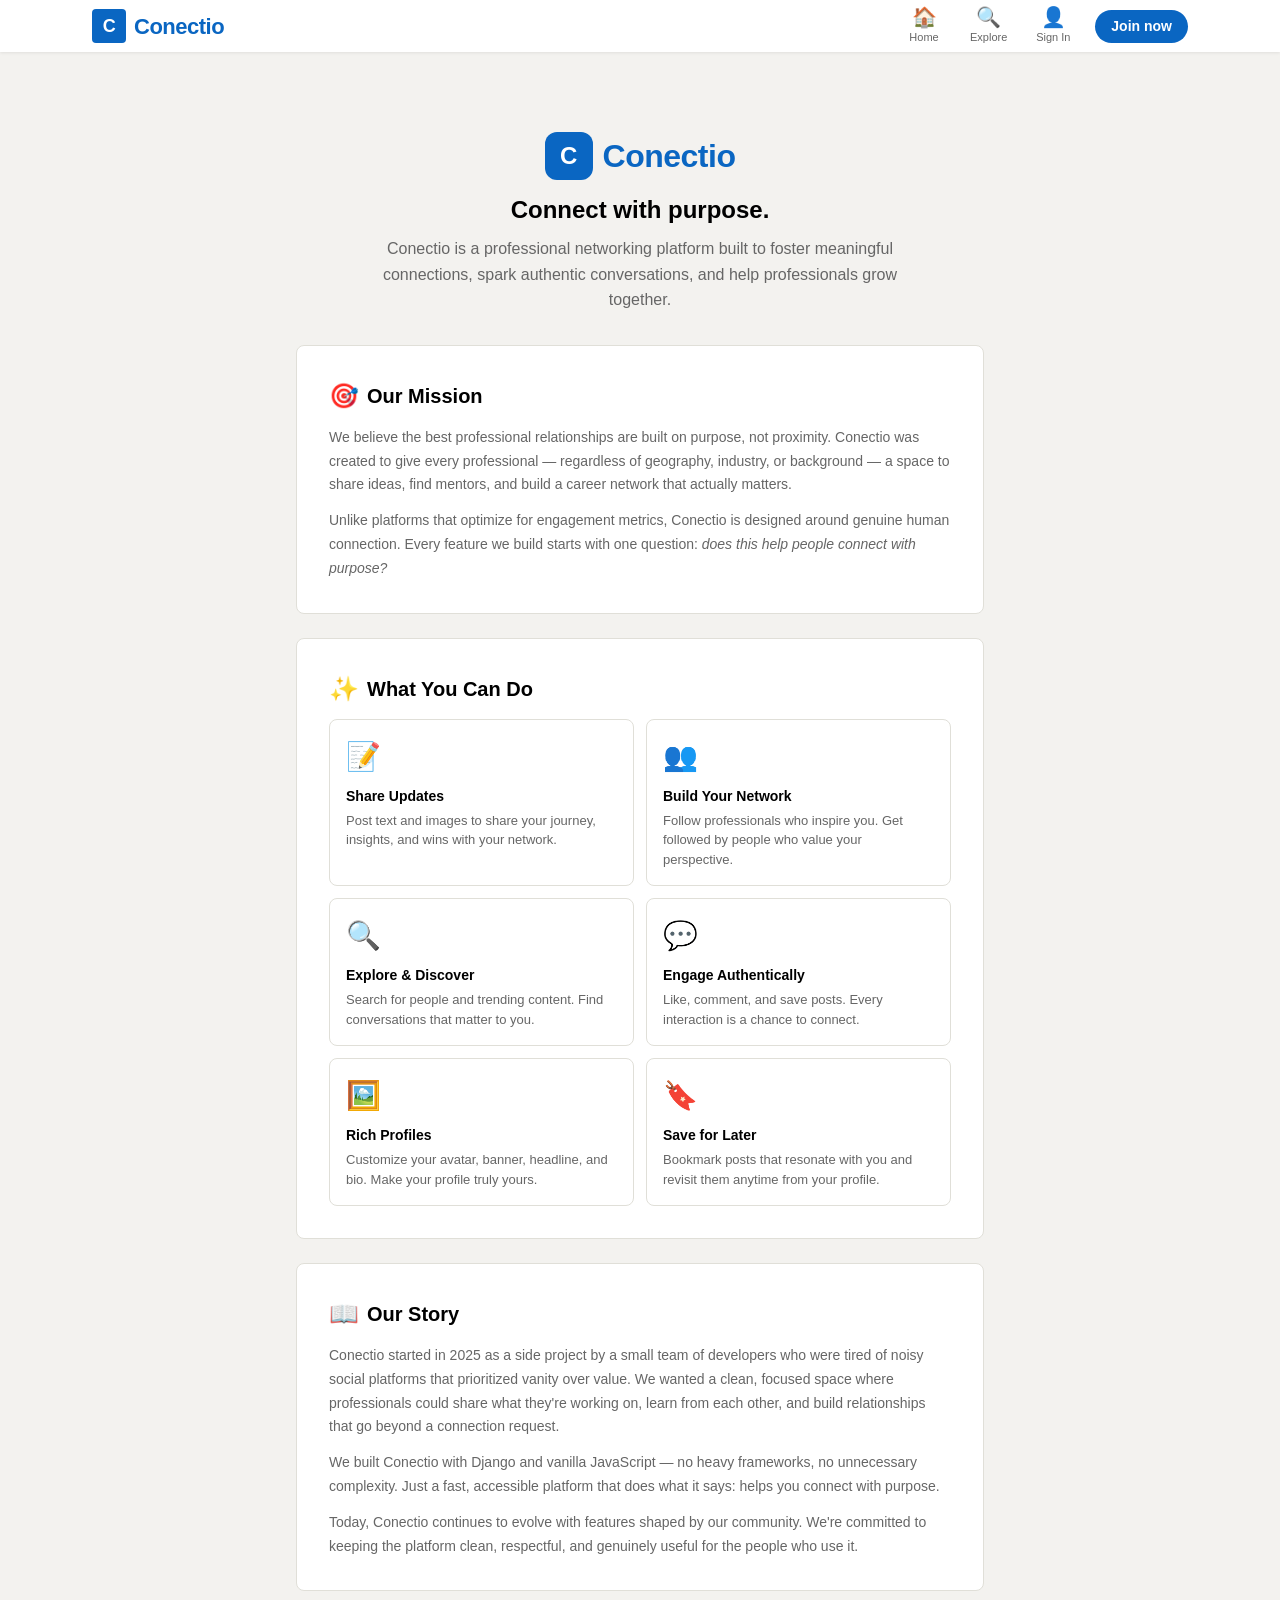
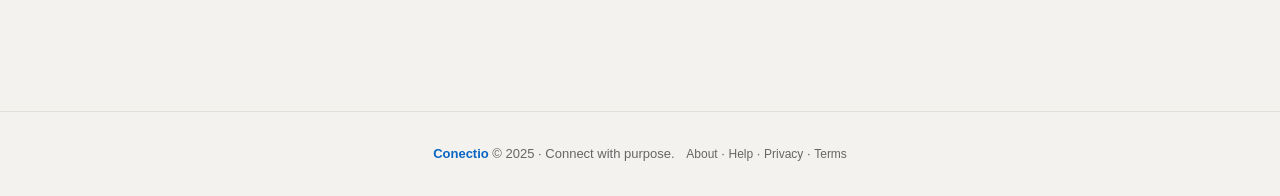
<file: frontend/about.html>
<!DOCTYPE html>
<html lang="en">
<head>
    <meta charset="UTF-8">
    <meta name="viewport" content="width=device-width, initial-scale=1.0">
    <meta name="description" content="About Conectio — Connect with purpose. Learn about our mission, features, and story.">
    <title>About — Conectio</title>

    <link rel="stylesheet" href="assets/css/main.css">
    <link rel="stylesheet" href="assets/css/components.css">
    <link rel="icon" type="image/svg+xml" href="data:image/svg+xml,<svg xmlns='http://www.w3.org/2000/svg' viewBox='0 0 32 32'><rect width='32' height='32' rx='4' fill='%230A66C2'/><text x='16' y='23' font-family='Arial' font-size='20' font-weight='bold' fill='white' text-anchor='middle'>C</text></svg>">

    <style>
        .static-page {
            max-width: 720px;
            margin: 0 auto;
            padding: var(--space-xl) var(--space-base) var(--space-2xl);
        }
        .static-page__hero {
            text-align: center;
            padding: var(--space-2xl) 0 var(--space-xl);
        }
        .static-page__logo {
            display: inline-flex;
            align-items: center;
            gap: 10px;
            margin-bottom: var(--space-md);
        }
        .static-page__logo-icon {
            width: 48px;
            height: 48px;
            border-radius: 12px;
            background: var(--color-primary);
            display: flex;
            align-items: center;
            justify-content: center;
            color: #fff;
            font-weight: 700;
            font-size: 24px;
        }
        .static-page__logo-text {
            font-size: 32px;
            font-weight: 700;
            color: var(--color-primary);
            letter-spacing: -0.5px;
        }
        .static-page__tagline {
            font-size: var(--font-size-xl);
            font-weight: 600;
            color: var(--color-text-primary);
            margin-bottom: var(--space-sm);
        }
        .static-page__subtitle {
            font-size: var(--font-size-md);
            color: var(--color-text-secondary);
            line-height: 1.6;
            max-width: 560px;
            margin: 0 auto;
        }
        .static-section {
            background: var(--color-bg-card);
            border: 1px solid var(--color-border);
            border-radius: var(--radius-md);
            padding: var(--space-xl);
            margin-bottom: var(--space-lg);
        }
        .static-section__title {
            font-size: var(--font-size-lg);
            font-weight: 700;
            margin-bottom: var(--space-md);
            display: flex;
            align-items: center;
            gap: var(--space-sm);
        }
        .static-section__title-icon {
            font-size: 24px;
        }
        .static-section p {
            font-size: var(--font-size-base);
            color: var(--color-text-secondary);
            line-height: 1.7;
            margin-bottom: var(--space-md);
        }
        .static-section p:last-child {
            margin-bottom: 0;
        }
        .features-grid {
            display: grid;
            grid-template-columns: repeat(auto-fill, minmax(280px, 1fr));
            gap: var(--space-md);
            margin-top: var(--space-md);
        }
        .feature-item {
            padding: var(--space-base);
            border: 1px solid var(--color-border);
            border-radius: var(--radius-md);
            transition: box-shadow var(--transition-fast), transform var(--transition-fast);
        }
        .feature-item:hover {
            box-shadow: 0 4px 12px rgba(0,0,0,0.08);
            transform: translateY(-2px);
        }
        .feature-item__icon {
            font-size: 28px;
            margin-bottom: var(--space-sm);
        }
        .feature-item__name {
            font-weight: 600;
            font-size: var(--font-size-base);
            margin-bottom: 4px;
        }
        .feature-item__desc {
            font-size: 13px;
            color: var(--color-text-secondary);
            line-height: 1.5;
        }
    </style>
</head>
<body>

    <!-- ═══════════════ NAVBAR ═══════════════ -->
    <nav class="navbar" role="navigation" aria-label="Main navigation">
        <div class="navbar__inner">
            <a href="index.html" class="navbar__logo" id="navbar-logo">
                <div class="navbar__logo-icon">C</div>
                Conectio
            </a>
            <div class="navbar__links" id="navbar-links"></div>
        </div>
    </nav>
    <div class="navbar-spacer"></div>


    <!-- ═══════════════ CONTENT ═══════════════ -->
    <main class="static-page">

        <div class="static-page__hero">
            <div class="static-page__logo">
                <div class="static-page__logo-icon">C</div>
                <span class="static-page__logo-text">Conectio</span>
            </div>
            <h1 class="static-page__tagline">Connect with purpose.</h1>
            <p class="static-page__subtitle">
                Conectio is a professional networking platform built to foster meaningful connections,
                spark authentic conversations, and help professionals grow together.
            </p>
        </div>

        <!-- Mission -->
        <div class="static-section">
            <h2 class="static-section__title">
                <span class="static-section__title-icon">🎯</span>
                Our Mission
            </h2>
            <p>
                We believe the best professional relationships are built on purpose, not proximity.
                Conectio was created to give every professional — regardless of geography, industry,
                or background — a space to share ideas, find mentors, and build a career network
                that actually matters.
            </p>
            <p>
                Unlike platforms that optimize for engagement metrics, Conectio is designed around
                genuine human connection. Every feature we build starts with one question:
                <em>does this help people connect with purpose?</em>
            </p>
        </div>

        <!-- Features -->
        <div class="static-section">
            <h2 class="static-section__title">
                <span class="static-section__title-icon">✨</span>
                What You Can Do
            </h2>
            <div class="features-grid">
                <div class="feature-item">
                    <div class="feature-item__icon">📝</div>
                    <div class="feature-item__name">Share Updates</div>
                    <div class="feature-item__desc">Post text and images to share your journey, insights, and wins with your network.</div>
                </div>
                <div class="feature-item">
                    <div class="feature-item__icon">👥</div>
                    <div class="feature-item__name">Build Your Network</div>
                    <div class="feature-item__desc">Follow professionals who inspire you. Get followed by people who value your perspective.</div>
                </div>
                <div class="feature-item">
                    <div class="feature-item__icon">🔍</div>
                    <div class="feature-item__name">Explore &amp; Discover</div>
                    <div class="feature-item__desc">Search for people and trending content. Find conversations that matter to you.</div>
                </div>
                <div class="feature-item">
                    <div class="feature-item__icon">💬</div>
                    <div class="feature-item__name">Engage Authentically</div>
                    <div class="feature-item__desc">Like, comment, and save posts. Every interaction is a chance to connect.</div>
                </div>
                <div class="feature-item">
                    <div class="feature-item__icon">🖼️</div>
                    <div class="feature-item__name">Rich Profiles</div>
                    <div class="feature-item__desc">Customize your avatar, banner, headline, and bio. Make your profile truly yours.</div>
                </div>
                <div class="feature-item">
                    <div class="feature-item__icon">🔖</div>
                    <div class="feature-item__name">Save for Later</div>
                    <div class="feature-item__desc">Bookmark posts that resonate with you and revisit them anytime from your profile.</div>
                </div>
            </div>
        </div>

        <!-- Story -->
        <div class="static-section">
            <h2 class="static-section__title">
                <span class="static-section__title-icon">📖</span>
                Our Story
            </h2>
            <p>
                Conectio started in 2025 as a side project by a small team of developers who were
                tired of noisy social platforms that prioritized vanity over value. We wanted a
                clean, focused space where professionals could share what they're working on,
                learn from each other, and build relationships that go beyond a connection request.
            </p>
            <p>
                We built Conectio with Django and vanilla JavaScript — no heavy frameworks,
                no unnecessary complexity. Just a fast, accessible platform that does what it
                says: helps you connect with purpose.
            </p>
            <p>
                Today, Conectio continues to evolve with features shaped by our community.
                We're committed to keeping the platform clean, respectful, and genuinely useful
                for the people who use it.
            </p>
        </div>

    </main>


    <!-- ═══════════════ FOOTER ═══════════════ -->
    <footer class="footer" id="footer">
        <span class="footer__brand">Conectio</span> &copy; 2025 · Connect with purpose.
        <span style="margin-left:8px;">
            <a href="about.html" style="color:var(--color-text-secondary);font-size:12px;">About</a> ·
            <a href="help.html" style="color:var(--color-text-secondary);font-size:12px;">Help</a> ·
            <a href="privacy.html" style="color:var(--color-text-secondary);font-size:12px;">Privacy</a> ·
            <a href="terms.html" style="color:var(--color-text-secondary);font-size:12px;">Terms</a>
        </span>
    </footer>


    <script src="assets/js/api.js"></script>
    <script src="assets/js/auth.js"></script>
    <script src="assets/js/main.js"></script>
</body>
</html>
</file>
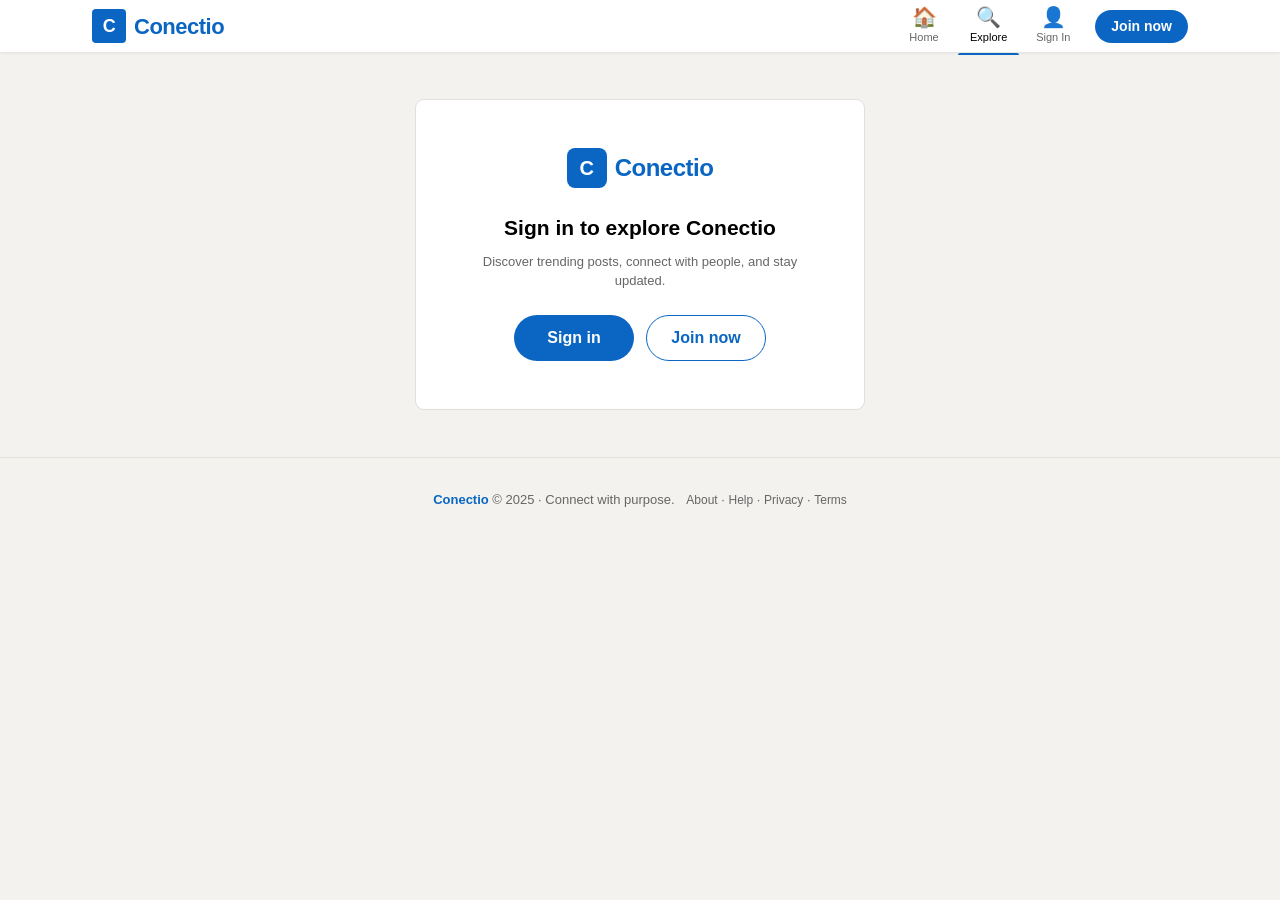
<file: frontend/explore.html>
<!DOCTYPE html>
<html lang="en">
<head>
    <meta charset="UTF-8">
    <meta name="viewport" content="width=device-width, initial-scale=1.0">
    <meta name="description" content="Explore Conectio — Discover trending posts, search for people and content.">
    <title>Explore — Conectio</title>

    <link rel="stylesheet" href="assets/css/main.css">
    <link rel="stylesheet" href="assets/css/components.css">
    <link rel="icon" type="image/svg+xml" href="data:image/svg+xml,<svg xmlns='http://www.w3.org/2000/svg' viewBox='0 0 32 32'><rect width='32' height='32' rx='4' fill='%230A66C2'/><text x='16' y='23' font-family='Arial' font-size='20' font-weight='bold' fill='white' text-anchor='middle'>C</text></svg>">

    <style>
        /* ═══════════════════════════════════════════════
           EXPLORE PAGE LAYOUT
           ═══════════════════════════════════════════════ */
        .explore-container {
            max-width: var(--max-width);
            margin: 0 auto;
            padding: var(--space-lg) var(--space-base);
        }

        .explore-header {
            text-align: center;
            padding: var(--space-xl) 0 var(--space-lg);
        }

        .explore-header__title {
            font-size: var(--font-size-2xl);
            font-weight: 700;
            margin-bottom: var(--space-xs);
            background: linear-gradient(135deg, #0A66C2, #0284C7);
            -webkit-background-clip: text;
            -webkit-text-fill-color: transparent;
            background-clip: text;
        }

        .explore-header__subtitle {
            color: var(--color-text-secondary);
            font-size: var(--font-size-md);
        }


        /* ── Search Bar ───────────────────────────── */
        .explore-search-wrap {
            max-width: 640px;
            margin: var(--space-lg) auto;
            position: relative;
        }

        .explore-search-bar {
            position: relative;
            display: flex;
            align-items: center;
        }

        .explore-search__icon {
            position: absolute;
            left: 18px;
            top: 50%;
            transform: translateY(-50%);
            font-size: 20px;
            color: var(--color-text-secondary);
            pointer-events: none;
            z-index: 1;
        }

        .explore-search__input {
            width: 100%;
            height: 48px;
            border: 2px solid var(--color-border);
            border-radius: 24px;
            padding: 0 48px 0 50px;
            font-size: 16px;
            background: var(--color-bg-card);
            color: var(--color-text-primary);
            transition: border-color var(--transition-fast), box-shadow var(--transition-fast);
        }

        .explore-search__input:focus {
            outline: none;
            border-color: var(--color-primary);
            box-shadow: 0 0 0 4px var(--color-primary-light);
        }

        .explore-search__input::placeholder {
            color: #999;
        }

        .explore-search__clear {
            position: absolute;
            right: 14px;
            top: 50%;
            transform: translateY(-50%);
            width: 28px;
            height: 28px;
            border-radius: var(--radius-full);
            background: var(--color-bg-hover);
            border: none;
            cursor: pointer;
            display: none;
            align-items: center;
            justify-content: center;
            font-size: 14px;
            color: var(--color-text-secondary);
            transition: background var(--transition-fast), color var(--transition-fast);
        }

        .explore-search__clear:hover {
            background: var(--color-border);
            color: var(--color-text-primary);
        }

        .explore-search__clear--visible {
            display: flex;
        }

        .explore-search__status {
            text-align: center;
            font-size: 13px;
            color: var(--color-text-secondary);
            margin-top: var(--space-sm);
            min-height: 20px;
        }


        /* ── Recent Searches ──────────────────────── */
        .recent-searches {
            display: none;
            flex-wrap: wrap;
            gap: var(--space-sm);
            margin-top: var(--space-md);
            justify-content: center;
        }

        .recent-searches--visible {
            display: flex;
        }

        .recent-searches__label {
            width: 100%;
            text-align: center;
            font-size: 12px;
            color: var(--color-text-secondary);
            margin-bottom: var(--space-xs);
            font-weight: 600;
            text-transform: uppercase;
            letter-spacing: 0.5px;
        }

        .recent-search-chip {
            padding: 5px 14px;
            border-radius: var(--radius-pill);
            border: 1px solid var(--color-border);
            background: var(--color-bg-card);
            font-size: 13px;
            color: var(--color-text-secondary);
            cursor: pointer;
            transition: all var(--transition-fast);
        }

        .recent-search-chip:hover {
            background: var(--color-primary-light);
            border-color: var(--color-primary);
            color: var(--color-primary);
        }


        /* ── Filter Chips ─────────────────────────── */
        .filter-chips {
            display: flex;
            justify-content: center;
            gap: var(--space-sm);
            margin-top: var(--space-md);
        }

        .filter-chip {
            padding: 6px 20px;
            border-radius: var(--radius-pill);
            border: 1.5px solid var(--color-border);
            background: var(--color-bg-card);
            font-size: var(--font-size-base);
            font-weight: 600;
            color: var(--color-text-secondary);
            cursor: pointer;
            transition: all var(--transition-fast);
        }

        .filter-chip:hover {
            border-color: var(--color-primary);
            color: var(--color-primary);
        }

        .filter-chip--active {
            background: var(--color-primary);
            border-color: var(--color-primary);
            color: #fff;
        }

        .filter-chip--active:hover {
            background: var(--color-primary-hover);
            border-color: var(--color-primary-hover);
            color: #fff;
        }


        /* ── Search Results ───────────────────────── */
        .search-results {
            margin-top: var(--space-lg);
        }

        .search-results__section {
            margin-bottom: var(--space-xl);
        }

        .search-results__heading {
            font-size: var(--font-size-lg);
            font-weight: 600;
            margin-bottom: var(--space-md);
            display: flex;
            align-items: center;
            gap: var(--space-sm);
        }

        .search-results__count {
            font-size: var(--font-size-sm);
            font-weight: 400;
            color: var(--color-text-secondary);
        }


        /* ── User Cards Grid ──────────────────────── */
        .user-cards-grid {
            display: grid;
            grid-template-columns: repeat(auto-fill, minmax(280px, 1fr));
            gap: var(--space-md);
        }

        .user-result-card {
            display: flex;
            align-items: center;
            gap: var(--space-md);
            background: var(--color-bg-card);
            border: 1px solid var(--color-border);
            border-radius: var(--radius-md);
            padding: var(--space-base);
            transition: box-shadow var(--transition-fast), transform var(--transition-fast);
        }

        .user-result-card:hover {
            box-shadow: 0 4px 12px rgba(0, 0, 0, 0.08);
            transform: translateY(-1px);
        }

        .user-result-card__avatar {
            width: 56px;
            height: 56px;
            border-radius: var(--radius-full);
            object-fit: cover;
            flex-shrink: 0;
        }

        .user-result-card__info {
            flex: 1;
            min-width: 0;
        }

        .user-result-card__name {
            font-weight: 600;
            font-size: var(--font-size-base);
            color: var(--color-text-primary);
            white-space: nowrap;
            overflow: hidden;
            text-overflow: ellipsis;
        }

        .user-result-card__name:hover {
            color: var(--color-primary);
        }

        .user-result-card__headline {
            font-size: 12px;
            color: var(--color-text-secondary);
            white-space: nowrap;
            overflow: hidden;
            text-overflow: ellipsis;
            margin-top: 2px;
        }

        .user-result-card__meta {
            font-size: 11px;
            color: var(--color-text-secondary);
            margin-top: 4px;
        }

        .user-result-card__btn {
            flex-shrink: 0;
        }


        /* ── People Horizontal Scroll (for type=all) ─ */
        .people-scroll-row {
            display: flex;
            gap: var(--space-md);
            overflow-x: auto;
            padding-bottom: var(--space-sm);
            scrollbar-width: thin;
        }

        .people-scroll-row::-webkit-scrollbar {
            height: 4px;
        }

        .people-scroll-row::-webkit-scrollbar-thumb {
            background: var(--color-border);
            border-radius: 4px;
        }

        .people-scroll-card {
            display: flex;
            flex-direction: column;
            align-items: center;
            text-align: center;
            min-width: 150px;
            max-width: 150px;
            padding: var(--space-base);
            background: var(--color-bg-card);
            border: 1px solid var(--color-border);
            border-radius: var(--radius-md);
            flex-shrink: 0;
            transition: box-shadow var(--transition-fast);
        }

        .people-scroll-card:hover {
            box-shadow: 0 4px 12px rgba(0, 0, 0, 0.08);
        }

        .people-scroll-card__avatar {
            width: 56px;
            height: 56px;
            border-radius: var(--radius-full);
            object-fit: cover;
            margin-bottom: var(--space-sm);
        }

        .people-scroll-card__name {
            font-weight: 600;
            font-size: 13px;
            margin-bottom: 2px;
            white-space: nowrap;
            overflow: hidden;
            text-overflow: ellipsis;
            width: 100%;
        }

        .people-scroll-card__headline {
            font-size: 11px;
            color: var(--color-text-secondary);
            margin-bottom: var(--space-sm);
            white-space: nowrap;
            overflow: hidden;
            text-overflow: ellipsis;
            width: 100%;
        }


        /* ── Post Card (reused from index) ─────────── */
        .post-card {
            background: var(--color-bg-card);
            border: 1px solid var(--color-border);
            border-radius: var(--radius-md);
            margin-bottom: var(--space-sm);
            overflow: hidden;
            transition: box-shadow var(--transition-fast);
        }

        .post-card:hover {
            box-shadow: 0 0 0 2px var(--color-border);
        }

        .post-card__header {
            display: flex;
            align-items: flex-start;
            gap: var(--space-md);
            padding: 12px 16px;
        }

        .post-card__avatar {
            width: 48px;
            height: 48px;
            border-radius: var(--radius-full);
            object-fit: cover;
            flex-shrink: 0;
            cursor: pointer;
        }

        .post-card__author-info {
            flex: 1;
            min-width: 0;
        }

        .post-card__author-name {
            font-weight: 600;
            font-size: var(--font-size-base);
            color: var(--color-text-primary);
            cursor: pointer;
            line-height: 1.3;
        }

        .post-card__author-name:hover {
            color: var(--color-primary);
            text-decoration: underline;
        }

        .post-card__author-headline {
            font-size: 12px;
            color: var(--color-text-secondary);
            white-space: nowrap;
            overflow: hidden;
            text-overflow: ellipsis;
            line-height: 1.4;
        }

        .post-card__time {
            font-size: 12px;
            color: var(--color-text-secondary);
        }

        .post-card__content {
            padding: 0 16px 12px;
            font-size: var(--font-size-base);
            line-height: 1.5;
            color: var(--color-text-primary);
            word-wrap: break-word;
            white-space: pre-wrap;
        }

        .post-card__image {
            width: 100%;
            max-height: 512px;
            object-fit: cover;
            display: block;
            cursor: pointer;
            transition: opacity var(--transition-fast);
        }

        .post-card__image:hover {
            opacity: 0.95;
        }

        .post-card__stats {
            display: flex;
            align-items: center;
            justify-content: space-between;
            padding: 8px 16px;
            border-top: 1px solid var(--color-border);
            font-size: 12px;
            color: var(--color-text-secondary);
        }

        .post-card__stats-likes {
            display: flex;
            align-items: center;
            gap: 4px;
        }

        .post-card__actions {
            display: flex;
            border-top: 1px solid var(--color-border);
        }

        .post-card__action-btn {
            flex: 1;
            display: flex;
            align-items: center;
            justify-content: center;
            gap: 6px;
            padding: 10px 0;
            font-size: var(--font-size-base);
            font-weight: 600;
            color: var(--color-text-secondary);
            border: none;
            background: none;
            cursor: pointer;
            border-radius: 0;
            transition: background var(--transition-fast), color var(--transition-fast);
        }

        .post-card__action-btn:hover {
            background: var(--color-bg-hover);
            color: var(--color-text-primary);
        }

        .post-card__action-btn--active {
            color: var(--color-primary);
        }

        .post-card__action-icon {
            font-size: 18px;
        }

        @keyframes likeBlip {
            0%   { transform: scale(1); }
            50%  { transform: scale(1.3); }
            100% { transform: scale(1); }
        }

        .like-blip .post-card__action-icon {
            display: inline-block;
            animation: likeBlip 300ms ease;
        }


        /* ── Trending Section ─────────────────────── */
        .trending-section {
            margin-top: var(--space-xl);
        }

        .trending-section__header {
            display: flex;
            align-items: center;
            justify-content: space-between;
            margin-bottom: var(--space-md);
        }

        .trending-section__title {
            font-size: var(--font-size-lg);
            font-weight: 700;
            display: flex;
            align-items: center;
            gap: var(--space-sm);
        }

        .trending-section__title-icon {
            font-size: 24px;
        }


        /* ── Empty State ──────────────────────────── */
        .empty-state {
            text-align: center;
            padding: var(--space-2xl) var(--space-base);
            background: var(--color-bg-card);
            border: 1px solid var(--color-border);
            border-radius: var(--radius-md);
        }

        .empty-state__icon {
            font-size: 48px;
            color: var(--color-primary);
            margin-bottom: var(--space-md);
        }

        .empty-state__title {
            font-size: 18px;
            font-weight: 600;
            color: var(--color-text-primary);
            margin-bottom: var(--space-sm);
        }

        .empty-state__text {
            font-size: 14px;
            color: var(--color-text-secondary);
            line-height: 1.5;
        }


        /* ── Skeleton Loading ─────────────────────── */
        .skeleton-shimmer {
            background: linear-gradient(90deg, #f0f0f0 25%, #e0e0e0 50%, #f0f0f0 75%);
            background-size: 200% 100%;
            animation: skeleton-shimmer 1.5s infinite;
        }

        @keyframes skeleton-shimmer {
            0%   { background-position: 200% 0; }
            100% { background-position: -200% 0; }
        }

        .skeleton-post {
            background: var(--color-bg-card);
            border: 1px solid var(--color-border);
            border-radius: var(--radius-md);
            margin-bottom: var(--space-sm);
            padding: 16px;
        }

        .skeleton-post__header {
            display: flex;
            align-items: center;
            gap: 12px;
            margin-bottom: 16px;
        }

        .skeleton-post__avatar {
            width: 48px;
            height: 48px;
            border-radius: 50%;
        }

        .skeleton-post__lines {
            flex: 1;
        }

        .skeleton-post__line {
            height: 12px;
            border-radius: 4px;
            margin-bottom: 8px;
        }

        .skeleton-post__body .skeleton-post__line {
            height: 10px;
        }

        .skeleton-post__footer {
            display: flex;
            gap: 16px;
            padding-top: 12px;
            border-top: 1px solid var(--color-border);
        }

        .skeleton-post__btn {
            height: 32px;
            flex: 1;
            border-radius: 4px;
        }


        /* ── Load More ────────────────────────────── */
        .load-more-wrap {
            text-align: center;
            padding: var(--space-lg);
        }


        /* ── Responsive ───────────────────────────── */
        @media (max-width: 768px) {
            .explore-header__title {
                font-size: var(--font-size-xl);
            }

            .user-cards-grid {
                grid-template-columns: 1fr;
            }

            .post-card__action-btn span:not(.post-card__action-icon) {
                font-size: 12px;
            }
        }
    </style>
</head>
<body>

    <!-- ═══════════════ NAVBAR ═══════════════ -->
    <nav class="navbar" role="navigation" aria-label="Main navigation">
        <div class="navbar__inner">
            <a href="index.html" class="navbar__logo" id="navbar-logo">
                <div class="navbar__logo-icon">C</div>
                Conectio
            </a>
            <div class="navbar__links" id="navbar-links">
                <!-- Dynamically rendered by main.js renderNavbar() -->
            </div>
        </div>
    </nav>
    <div class="navbar-spacer"></div>


    <!-- ═══════════════ AUTH REQUIRED ═══════════════ -->
    <div id="explore-auth-required" style="display: none;">
        <div style="max-width: 480px; margin: var(--space-2xl) auto; padding: 0 var(--space-base);">
            <div class="card-shadow text-center" style="padding: 48px;">
                <div style="display:inline-flex;align-items:center;gap:8px;margin-bottom:24px;">
                    <div style="width:40px;height:40px;border-radius:8px;background:var(--color-primary);display:flex;align-items:center;justify-content:center;color:#fff;font-weight:700;font-size:20px;">C</div>
                    <span style="font-size:24px;font-weight:700;color:var(--color-primary);letter-spacing:-0.5px;">Conectio</span>
                </div>
                <h2 style="margin-bottom: 8px;">Sign in to explore Conectio</h2>
                <p class="text-muted" style="margin-bottom: 24px;">Discover trending posts, connect with people, and stay updated.</p>
                <div style="display:flex;gap:12px;justify-content:center;">
                    <a href="login.html" class="btn-primary" style="min-width:120px;">Sign in</a>
                    <a href="register.html" class="btn-secondary" style="min-width:120px;">Join now</a>
                </div>
            </div>
        </div>
    </div>

    <!-- ═══════════════ EXPLORE ═══════════════ -->
    <main id="explore-main">
        <div class="explore-container">

            <!-- Header -->
            <div class="explore-header">
                <h1 class="explore-header__title" id="explore-title">Explore</h1>
                <p class="explore-header__subtitle">Discover what's happening on Conectio</p>
            </div>

            <!-- Search Bar -->
            <div class="explore-search-wrap" id="explore-search-wrap">
                <div class="explore-search-bar">
                    <span class="explore-search__icon">🔍</span>
                    <input
                        type="search"
                        class="explore-search__input"
                        placeholder="Search people, posts, topics..."
                        id="explore-search-input"
                        autocomplete="off"
                    >
                    <button class="explore-search__clear" id="search-clear-btn" aria-label="Clear search">&times;</button>
                </div>
                <div class="explore-search__status" id="search-status"></div>

                <!-- Recent Searches -->
                <div class="recent-searches" id="recent-searches">
                    <div class="recent-searches__label">Recent searches</div>
                </div>

                <!-- Filter Chips -->
                <div class="filter-chips" id="filter-chips" style="display: none;">
                    <button class="filter-chip filter-chip--active" data-type="all" id="filter-all">All</button>
                    <button class="filter-chip" data-type="users" id="filter-people">People</button>
                    <button class="filter-chip" data-type="posts" id="filter-posts">Posts</button>
                </div>
            </div>

            <!-- Search Results Container -->
            <div class="search-results" id="search-results" style="display: none;"></div>

            <!-- Trending Section (shown when no query) -->
            <div class="trending-section" id="trending-section">
                <div class="trending-section__header">
                    <div class="trending-section__title">
                        <span class="trending-section__title-icon">🔥</span>
                        Trending on Conectio
                    </div>
                </div>
                <div id="trending-posts">
                    <!-- Skeleton loading -->
                </div>
                <div class="load-more-wrap" id="trending-load-more" style="display: none;">
                    <button class="btn-secondary" id="trending-load-more-btn" style="padding: 10px 32px;">Load more</button>
                </div>
            </div>

        </div>
    </main>


    <!-- ═══════════════ FOOTER ═══════════════ -->
    <footer class="footer" id="footer">
        <span class="footer__brand">Conectio</span> &copy; 2025 · Connect with purpose.
        <span style="margin-left:8px;">
            <a href="about.html" style="color:var(--color-text-secondary);font-size:12px;">About</a> ·
            <a href="help.html" style="color:var(--color-text-secondary);font-size:12px;">Help</a> ·
            <a href="privacy.html" style="color:var(--color-text-secondary);font-size:12px;">Privacy</a> ·
            <a href="terms.html" style="color:var(--color-text-secondary);font-size:12px;">Terms</a>
        </span>
    </footer>


    <!-- Scripts -->
    <script src="assets/js/api.js"></script>
    <script src="assets/js/auth.js"></script>
    <script src="assets/js/main.js"></script>

    <script>
    (function() {
        'use strict';

        /* ══════════════════════════════════════════
           STATE
           ══════════════════════════════════════════ */
        let currentUser = null;
        let currentQuery = '';
        let currentType = 'all';
        let trendingPage = 1;
        let trendingHasMore = true;
        let trendingLoading = false;
        let searchDebounceTimer = null;

        const RECENT_SEARCHES_KEY = 'conectio_recent_searches';
        const MAX_RECENT = 5;


        /* ══════════════════════════════════════════
           DOM REFS
           ══════════════════════════════════════════ */
        const searchInput = document.getElementById('explore-search-input');
        const clearBtn = document.getElementById('search-clear-btn');
        const searchStatus = document.getElementById('search-status');
        const filterChips = document.getElementById('filter-chips');
        const searchResults = document.getElementById('search-results');
        const trendingSection = document.getElementById('trending-section');
        const trendingPosts = document.getElementById('trending-posts');
        const trendingLoadMore = document.getElementById('trending-load-more');
        const trendingLoadMoreBtn = document.getElementById('trending-load-more-btn');
        const recentSearchesEl = document.getElementById('recent-searches');


        /* ══════════════════════════════════════════
           INIT
           ══════════════════════════════════════════ */
        document.addEventListener('DOMContentLoaded', async () => {
            // Auth gate — if not logged in, show sign-in card and stop
            if (!window.auth.isLoggedIn()) {
                document.getElementById('explore-main').style.display = 'none';
                document.getElementById('explore-auth-required').style.display = 'block';
                return;
            }

            // Load current user
            try {
                currentUser = await window.api.get('/users/me/');
            } catch (e) {
                currentUser = window.auth.getCurrentUser();
            }

            setupSearch();
            setupFilterChips();
            loadTrending();

            // Check if URL has a search query
            const urlParams = new URLSearchParams(window.location.search);
            const q = urlParams.get('q');
            if (q) {
                searchInput.value = q;
                currentQuery = q;
                performSearch(q, currentType);
            }

            // Focus search if coming from navbar
            if (urlParams.has('focus')) {
                searchInput.focus();
            }
        });


        /* ══════════════════════════════════════════
           DEBOUNCE
           ══════════════════════════════════════════ */
        function debounce(fn, delay) {
            let timer;
            return function(...args) {
                clearTimeout(timer);
                timer = setTimeout(() => fn.apply(this, args), delay);
            };
        }


        /* ══════════════════════════════════════════
           SEARCH SETUP
           ══════════════════════════════════════════ */
        function setupSearch() {
            const debouncedSearch = debounce((value) => {
                const query = value.trim();
                if (query.length === 0) {
                    clearSearchResults();
                    return;
                }
                currentQuery = query;
                performSearch(query, currentType);
            }, 350);

            searchInput.addEventListener('input', (e) => {
                const value = e.target.value;

                // Show/hide clear button
                if (value.length > 0) {
                    clearBtn.classList.add('explore-search__clear--visible');
                    searchStatus.textContent = 'Searching...';
                    recentSearchesEl.classList.remove('recent-searches--visible');
                } else {
                    clearBtn.classList.remove('explore-search__clear--visible');
                    searchStatus.textContent = '';
                }

                debouncedSearch(value);
            });

            // Clear button
            clearBtn.addEventListener('click', () => {
                searchInput.value = '';
                clearBtn.classList.remove('explore-search__clear--visible');
                clearSearchResults();
                searchInput.focus();
            });

            // Focus/blur — show recent searches
            searchInput.addEventListener('focus', () => {
                if (searchInput.value.trim() === '') {
                    renderRecentSearches();
                }
            });

            searchInput.addEventListener('blur', () => {
                // Delay hide so clicks on chips can register
                setTimeout(() => {
                    recentSearchesEl.classList.remove('recent-searches--visible');
                }, 200);
            });

            // Enter key
            searchInput.addEventListener('keydown', (e) => {
                if (e.key === 'Enter') {
                    clearTimeout(searchDebounceTimer);
                    const query = searchInput.value.trim();
                    if (query) {
                        currentQuery = query;
                        performSearch(query, currentType);
                    }
                }
            });
        }


        /* ══════════════════════════════════════════
           FILTER CHIPS
           ══════════════════════════════════════════ */
        function setupFilterChips() {
            const chips = document.querySelectorAll('.filter-chip');
            chips.forEach(chip => {
                chip.addEventListener('click', () => {
                    const type = chip.dataset.type;
                    if (type === currentType) return;

                    currentType = type;
                    chips.forEach(c => c.classList.remove('filter-chip--active'));
                    chip.classList.add('filter-chip--active');

                    if (currentQuery) {
                        performSearch(currentQuery, currentType);
                    }
                });
            });
        }


        /* ══════════════════════════════════════════
           SEARCH API
           ══════════════════════════════════════════ */
        async function performSearch(query, type) {
            searchStatus.textContent = 'Searching...';
            filterChips.style.display = 'flex';
            trendingSection.style.display = 'none';
            searchResults.style.display = 'block';

            try {
                const data = await window.api.get(`/search/?q=${encodeURIComponent(query)}&type=${type}`);

                // Save to recent searches
                saveRecentSearch(query);

                const users = data.users || [];
                const posts = data.posts || [];

                if (users.length === 0 && posts.length === 0) {
                    searchResults.innerHTML = renderEmptyState(
                        '🔎',
                        `No results found for "${escapeHtml(query)}"`,
                        'Try different keywords or check your spelling.'
                    );
                    searchStatus.textContent = 'No results';
                    return;
                }

                let html = '';

                if (type === 'all') {
                    // Show people in horizontal scroll, then posts below
                    if (users.length > 0) {
                        html += `
                        <div class="search-results__section">
                            <div class="search-results__heading">
                                👥 People
                                <span class="search-results__count">(${users.length})</span>
                            </div>
                            <div class="people-scroll-row">
                                ${users.map(u => renderPeopleScrollCard(u)).join('')}
                            </div>
                        </div>`;
                    }

                    if (posts.length > 0) {
                        html += `
                        <div class="search-results__section">
                            <div class="search-results__heading">
                                📰 Posts
                                <span class="search-results__count">(${posts.length})</span>
                            </div>
                            <div>${posts.map(p => renderPostCard(p)).join('')}</div>
                        </div>`;
                    }
                } else if (type === 'users') {
                    html += `
                    <div class="search-results__section">
                        <div class="search-results__heading">
                            👥 People
                            <span class="search-results__count">(${users.length})</span>
                        </div>
                        <div class="user-cards-grid">
                            ${users.map(u => renderUserCard(u)).join('')}
                        </div>
                    </div>`;
                } else if (type === 'posts') {
                    html += `
                    <div class="search-results__section">
                        <div class="search-results__heading">
                            📰 Posts
                            <span class="search-results__count">(${posts.length})</span>
                        </div>
                        <div>${posts.map(p => renderPostCard(p)).join('')}</div>
                    </div>`;
                }

                searchResults.innerHTML = html;
                searchStatus.textContent = `${users.length + posts.length} results for "${escapeHtml(query)}"`;

                // Attach like events to post cards
                const postCards = searchResults.querySelectorAll('[data-post-id]');
                const seenIds = new Set();
                postCards.forEach(card => {
                    const postId = card.dataset.postId;
                    if (postId && !seenIds.has(postId)) {
                        seenIds.add(postId);
                        attachPostCardEvents(parseInt(postId));
                    }
                });

            } catch (err) {
                searchResults.innerHTML = `
                    <div class="empty-state">
                        <div class="empty-state__icon">⚠️</div>
                        <div class="empty-state__title">Search failed</div>
                        <div class="empty-state__text">Please try again later.</div>
                    </div>`;
                searchStatus.textContent = '';
            }
        }


        /* ══════════════════════════════════════════
           CLEAR SEARCH
           ══════════════════════════════════════════ */
        function clearSearchResults() {
            currentQuery = '';
            searchResults.style.display = 'none';
            searchResults.innerHTML = '';
            filterChips.style.display = 'none';
            trendingSection.style.display = 'block';
            searchStatus.textContent = '';
        }


        /* ══════════════════════════════════════════
           RECENT SEARCHES
           ══════════════════════════════════════════ */
        function getRecentSearches() {
            try {
                return JSON.parse(localStorage.getItem(RECENT_SEARCHES_KEY)) || [];
            } catch {
                return [];
            }
        }

        function saveRecentSearch(query) {
            let recent = getRecentSearches();
            // Remove duplicate
            recent = recent.filter(s => s.toLowerCase() !== query.toLowerCase());
            // Add to front
            recent.unshift(query);
            // Trim to max
            recent = recent.slice(0, MAX_RECENT);
            localStorage.setItem(RECENT_SEARCHES_KEY, JSON.stringify(recent));
        }

        function renderRecentSearches() {
            const recent = getRecentSearches();
            if (recent.length === 0) {
                recentSearchesEl.classList.remove('recent-searches--visible');
                return;
            }

            const chipsHtml = recent.map(q =>
                `<button class="recent-search-chip" data-query="${escapeHtml(q)}">${escapeHtml(q)}</button>`
            ).join('');

            recentSearchesEl.innerHTML = `
                <div class="recent-searches__label">Recent searches</div>
                ${chipsHtml}
            `;

            recentSearchesEl.classList.add('recent-searches--visible');

            // Attach click events
            recentSearchesEl.querySelectorAll('.recent-search-chip').forEach(chip => {
                chip.addEventListener('mousedown', (e) => {
                    e.preventDefault(); // Prevent blur
                    const query = chip.dataset.query;
                    searchInput.value = query;
                    currentQuery = query;
                    clearBtn.classList.add('explore-search__clear--visible');
                    recentSearchesEl.classList.remove('recent-searches--visible');
                    performSearch(query, currentType);
                });
            });
        }


        /* ══════════════════════════════════════════
           TRENDING POSTS
           ══════════════════════════════════════════ */
        async function loadTrending(page = 1) {
            if (trendingLoading) return;
            trendingLoading = true;

            if (page === 1) {
                trendingPosts.innerHTML = renderSkeletonCards(4);
            } else {
                trendingLoadMoreBtn.textContent = 'Loading...';
                trendingLoadMoreBtn.disabled = true;
            }

            try {
                const data = await window.api.get(`/explore/?page=${page}&limit=12`);
                const posts = data.results || [];

                if (page === 1) {
                    if (posts.length === 0) {
                        trendingPosts.innerHTML = renderEmptyState(
                            '📊',
                            'Nothing trending yet',
                            'Be the first to post and start a conversation!'
                        );
                        trendingLoadMore.style.display = 'none';
                        return;
                    }
                    trendingPosts.innerHTML = '';
                }

                let html = '';
                for (const post of posts) {
                    html += renderPostCard(post);
                }

                if (page === 1) {
                    trendingPosts.innerHTML = html;
                } else {
                    trendingPosts.insertAdjacentHTML('beforeend', html);
                }

                // Attach events
                for (const post of posts) {
                    attachPostCardEvents(post.id);
                }

                // Pagination
                trendingHasMore = !!data.next;
                trendingPage = page;
                trendingLoadMore.style.display = trendingHasMore ? 'block' : 'none';
                trendingLoadMoreBtn.textContent = 'Load more';
                trendingLoadMoreBtn.disabled = false;

            } catch (err) {
                if (page === 1) {
                    trendingPosts.innerHTML = `
                        <div class="empty-state">
                            <div class="empty-state__icon">⚠️</div>
                            <div class="empty-state__title">Failed to load trending</div>
                            <div class="empty-state__text"><button class="btn-text-link" onclick="location.reload()">Retry</button></div>
                        </div>`;
                } else {
                    window.app.showToast('Failed to load more posts.', 'error');
                    trendingLoadMoreBtn.textContent = 'Load more';
                    trendingLoadMoreBtn.disabled = false;
                }
            } finally {
                trendingLoading = false;
            }
        }

        trendingLoadMoreBtn.addEventListener('click', () => {
            if (trendingHasMore) {
                loadTrending(trendingPage + 1);
            }
        });


        /* ══════════════════════════════════════════
           RENDER HELPERS
           ══════════════════════════════════════════ */

        function renderUserCard(user) {
            const avatarSrc = user.avatar || window.app.getInitialsAvatar(user.username, 56);
            const displayName = user.full_name || `${user.first_name || ''} ${user.last_name || ''}`.trim() || user.username;
            const headline = user.headline || 'Conectio member';
            const followersCount = user.followers_count || 0;
            const isFollowing = user.is_following || false;
            const isOwnProfile = currentUser && currentUser.username === user.username;

            let followBtnHtml = '';
            if (!isOwnProfile) {
                if (isFollowing) {
                    followBtnHtml = `<button class="btn-primary btn-primary--sm user-result-card__btn" onclick="followUser(this, '${user.username}')">Following</button>`;
                } else {
                    followBtnHtml = `<button class="btn-secondary btn-secondary--sm user-result-card__btn" onclick="followUser(this, '${user.username}')">Follow</button>`;
                }
            }

            return `
            <div class="user-result-card">
                <a href="profile.html?username=${user.username}">
                    <img class="user-result-card__avatar" src="${avatarSrc}" alt="${escapeHtml(displayName)}">
                </a>
                <div class="user-result-card__info">
                    <a href="profile.html?username=${user.username}" class="user-result-card__name">${escapeHtml(displayName)}</a>
                    <div class="user-result-card__headline">${escapeHtml(headline)}</div>
                    <div class="user-result-card__meta">${followersCount} follower${followersCount !== 1 ? 's' : ''}</div>
                </div>
                ${followBtnHtml}
            </div>
            `;
        }

        function renderPeopleScrollCard(user) {
            const avatarSrc = user.avatar || window.app.getInitialsAvatar(user.username, 56);
            const displayName = user.full_name || `${user.first_name || ''} ${user.last_name || ''}`.trim() || user.username;
            const headline = user.headline || 'Conectio member';
            const isFollowing = user.is_following || false;
            const isOwnProfile = currentUser && currentUser.username === user.username;

            let followBtnHtml = '';
            if (!isOwnProfile) {
                if (isFollowing) {
                    followBtnHtml = `<button class="btn-primary btn-primary--sm" onclick="followUser(this, '${user.username}')" style="padding:4px 14px;font-size:12px;">Following</button>`;
                } else {
                    followBtnHtml = `<button class="btn-secondary btn-secondary--sm" onclick="followUser(this, '${user.username}')" style="padding:4px 14px;font-size:12px;">Follow</button>`;
                }
            }

            return `
            <div class="people-scroll-card">
                <a href="profile.html?username=${user.username}">
                    <img class="people-scroll-card__avatar" src="${avatarSrc}" alt="${escapeHtml(displayName)}">
                </a>
                <a href="profile.html?username=${user.username}" class="people-scroll-card__name">${escapeHtml(displayName)}</a>
                <div class="people-scroll-card__headline">${escapeHtml(headline)}</div>
                ${followBtnHtml}
            </div>
            `;
        }

        function renderPostCard(post) {
            const author = post.author || {};
            const avatarSrc = author.avatar || window.app.getInitialsAvatar(author.username || 'U', 48);
            const displayName = `${author.first_name || ''} ${author.last_name || ''}`.trim() || author.username || 'User';
            const headline = author.headline || '';
            const timeAgo = post.time_ago || window.app.formatTimeAgo(post.created_at);
            const content = post.content || '';
            const isLiked = post.is_liked || false;
            const likesCount = post.likes_count || 0;
            const commentsCount = post.comments_count || 0;

            // Truncate
            const MAX = 280;
            let displayContent = escapeHtml(content);
            if (content.length > MAX) {
                displayContent = escapeHtml(content.substring(0, MAX)) + '...';
            }

            // Image
            let imageHtml = '';
            if (post.image) {
                const imgUrl = post.image.startsWith('http') ? post.image : `${window.api.BASE.replace('/api', '')}${post.image}`;
                imageHtml = `<img class="post-card__image" src="${imgUrl}" alt="Post image" loading="lazy" onclick="window.app.openLightbox('${imgUrl}')">`;
            }

            return `
            <div class="post-card" id="post-card-${post.id}" data-post-id="${post.id}">
                <div class="post-card__header">
                    <img class="post-card__avatar" src="${avatarSrc}" alt="${escapeHtml(displayName)}"
                         onclick="window.location.href='profile.html?username=${author.username}'">
                    <div class="post-card__author-info">
                        <a class="post-card__author-name" href="profile.html?username=${author.username}">${escapeHtml(displayName)}</a>
                        <div class="post-card__author-headline">${escapeHtml(headline)}</div>
                        <div class="post-card__time">${timeAgo}</div>
                    </div>
                </div>
                <div class="post-card__content">${displayContent}</div>
                ${imageHtml}
                <div class="post-card__stats">
                    <span class="post-card__stats-likes">
                        ${likesCount > 0 ? `<span style="font-size:14px;">👍</span> <span id="likes-count-${post.id}">${likesCount}</span>` : `<span id="likes-count-${post.id}">0</span>`}
                    </span>
                    <span style="cursor:pointer;" onclick="window.location.href='index.html?post=${post.id}'">${commentsCount} comment${commentsCount !== 1 ? 's' : ''}</span>
                </div>
                <div class="post-card__actions">
                    <button class="post-card__action-btn ${isLiked ? 'post-card__action-btn--active' : ''}"
                            data-action="like" data-post-id="${post.id}" id="like-btn-${post.id}" data-liked="${isLiked}">
                        <span class="post-card__action-icon">👍</span>
                        <span class="like-label">${isLiked ? 'Liked' : 'Like'}</span>
                    </button>
                    <button class="post-card__action-btn" onclick="window.location.href='index.html?post=${post.id}'">
                        <span class="post-card__action-icon">💬</span>
                        <span>Comment</span>
                    </button>
                    <button class="post-card__action-btn" data-action="share" data-post-id="${post.id}">
                        <span class="post-card__action-icon">↗️</span>
                        <span>Share</span>
                    </button>
                </div>
            </div>
            `;
        }

        function renderSkeletonCards(count) {
            let html = '';
            for (let i = 0; i < count; i++) {
                html += `
                <div class="skeleton-post">
                    <div class="skeleton-post__header">
                        <div class="skeleton-post__avatar skeleton-shimmer"></div>
                        <div class="skeleton-post__lines">
                            <div class="skeleton-post__line skeleton-shimmer" style="width:60%"></div>
                            <div class="skeleton-post__line skeleton-shimmer" style="width:30%"></div>
                        </div>
                    </div>
                    <div class="skeleton-post__body">
                        <div class="skeleton-post__line skeleton-shimmer" style="width:100%"></div>
                        <div class="skeleton-post__line skeleton-shimmer" style="width:90%"></div>
                        <div class="skeleton-post__line skeleton-shimmer" style="width:70%"></div>
                    </div>
                    <div class="skeleton-post__footer">
                        <div class="skeleton-post__btn skeleton-shimmer"></div>
                        <div class="skeleton-post__btn skeleton-shimmer"></div>
                        <div class="skeleton-post__btn skeleton-shimmer"></div>
                    </div>
                </div>
                `;
            }
            return html;
        }

        function renderEmptyState(icon, title, subtitle) {
            return `
            <div class="empty-state">
                <div class="empty-state__icon">${icon}</div>
                <div class="empty-state__title">${title}</div>
                <div class="empty-state__text">${subtitle}</div>
            </div>
            `;
        }


        /* ══════════════════════════════════════════
           POST CARD EVENTS
           ══════════════════════════════════════════ */
        function attachPostCardEvents(postId) {
            const card = document.getElementById(`post-card-${postId}`);
            if (!card) return;

            card.addEventListener('click', (e) => {
                const btn = e.target.closest('[data-action]');
                if (!btn) return;

                const action = btn.dataset.action;
                const id = parseInt(btn.dataset.postId);

                if (action === 'like') handleLike(id);
                if (action === 'share') handleShare(id);
            });
        }

        async function handleLike(postId) {
            if (!window.auth.isLoggedIn()) {
                window.app.showToast('Sign in to like posts', 'info');
                return;
            }

            const btn = document.getElementById(`like-btn-${postId}`);
            if (!btn || btn.dataset.likeLoading === 'true') return;

            const wasLiked = btn.dataset.liked === 'true';
            const newLiked = !wasLiked;

            btn.dataset.liked = String(newLiked);
            btn.dataset.likeLoading = 'true';
            btn.className = `post-card__action-btn ${newLiked ? 'post-card__action-btn--active' : ''}`;
            const labelEl = btn.querySelector('.like-label');
            if (labelEl) labelEl.textContent = newLiked ? 'Liked' : 'Like';

            if (newLiked) {
                btn.classList.add('like-blip');
                btn.addEventListener('animationend', () => btn.classList.remove('like-blip'), { once: true });
            }

            const countEl = document.getElementById(`likes-count-${postId}`);
            const oldCount = parseInt(countEl?.textContent || 0);
            const optimisticCount = newLiked ? oldCount + 1 : Math.max(0, oldCount - 1);
            if (countEl) countEl.textContent = optimisticCount;

            try {
                const result = await window.api.post(`/posts/${postId}/like/`);
                btn.dataset.liked = String(result.liked);
                btn.className = `post-card__action-btn ${result.liked ? 'post-card__action-btn--active' : ''}`;
                if (labelEl) labelEl.textContent = result.liked ? 'Liked' : 'Like';
                if (countEl) countEl.textContent = result.likes_count;

                if (result.liked) {
                    window.app.addNotification('You liked a post', '👍');
                }
            } catch (err) {
                btn.dataset.liked = String(wasLiked);
                btn.className = `post-card__action-btn ${wasLiked ? 'post-card__action-btn--active' : ''}`;
                if (labelEl) labelEl.textContent = wasLiked ? 'Liked' : 'Like';
                if (countEl) countEl.textContent = oldCount;
                window.app.showToast(err.data?.error || 'Failed to like post.', 'error');
            } finally {
                btn.dataset.likeLoading = 'false';
            }
        }

        function handleShare(postId) {
            const url = `${window.location.origin}/index.html?post=${postId}`;
            if (navigator.clipboard) {
                navigator.clipboard.writeText(url)
                    .then(() => window.app.showToast('Link copied to clipboard!', 'info'))
                    .catch(() => window.app.showToast('Link: ' + url, 'info'));
            } else {
                window.app.showToast('Link: ' + url, 'info');
            }
        }


        /* ══════════════════════════════════════════
           FOLLOW USER
           ══════════════════════════════════════════ */
        window.followUser = async function(btn, username) {
            if (!window.auth.isLoggedIn()) {
                window.app.showToast('Sign in to follow people', 'info');
                return;
            }

            if (btn.disabled) return;
            btn.disabled = true;

            try {
                const result = await window.api.post(`/users/follow/${username}/`);
                if (result.is_following) {
                    btn.textContent = 'Following';
                    btn.classList.remove('btn-secondary', 'btn-secondary--sm');
                    btn.classList.add('btn-primary', 'btn-primary--sm');
                } else {
                    btn.textContent = 'Follow';
                    btn.classList.remove('btn-primary', 'btn-primary--sm');
                    btn.classList.add('btn-secondary', 'btn-secondary--sm');
                }
            } catch (err) {
                window.app.showToast('Failed to follow.', 'error');
            } finally {
                btn.disabled = false;
            }
        };


        /* ══════════════════════════════════════════
           UTILITY
           ══════════════════════════════════════════ */
        function escapeHtml(text) {
            if (!text) return '';
            const div = document.createElement('div');
            div.textContent = text;
            return div.innerHTML;
        }

    })();
    </script>
</body>
</html>
</file>
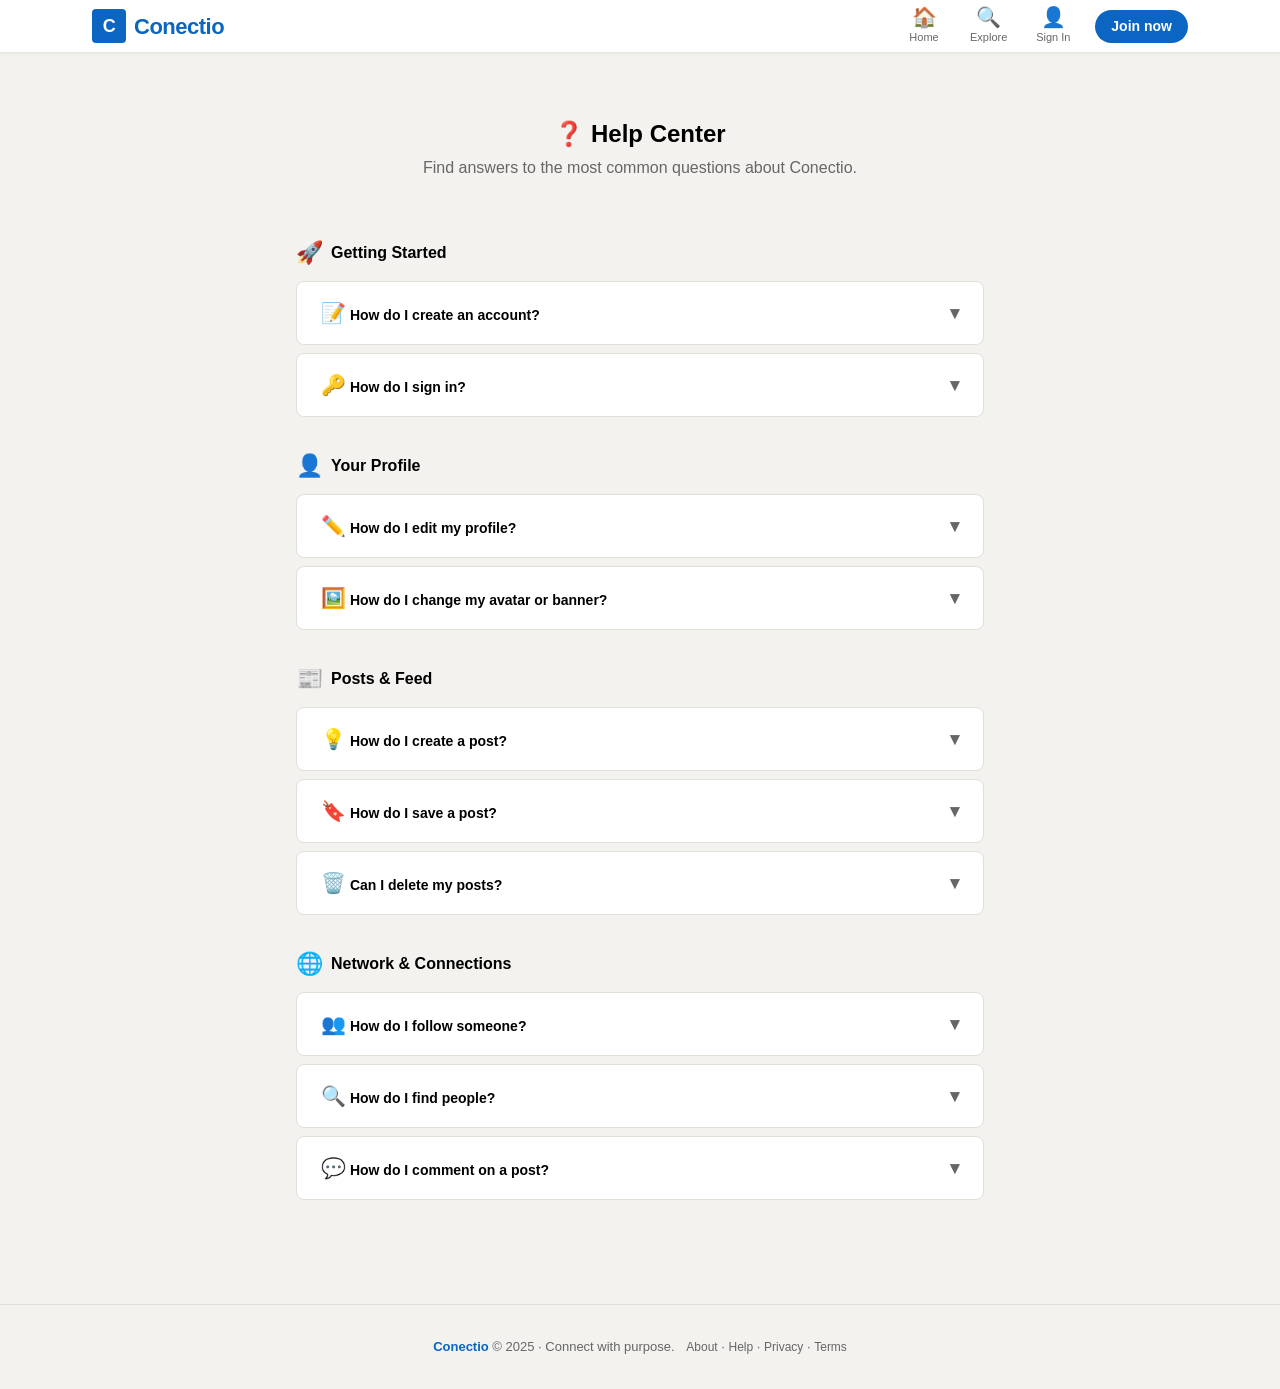
<file: frontend/help.html>
<!DOCTYPE html>
<html lang="en">
<head>
    <meta charset="UTF-8">
    <meta name="viewport" content="width=device-width, initial-scale=1.0">
    <meta name="description" content="Conectio Help Center — Find answers to common questions about using Conectio.">
    <title>Help Center — Conectio</title>

    <link rel="stylesheet" href="assets/css/main.css">
    <link rel="stylesheet" href="assets/css/components.css">
    <link rel="icon" type="image/svg+xml" href="data:image/svg+xml,<svg xmlns='http://www.w3.org/2000/svg' viewBox='0 0 32 32'><rect width='32' height='32' rx='4' fill='%230A66C2'/><text x='16' y='23' font-family='Arial' font-size='20' font-weight='bold' fill='white' text-anchor='middle'>C</text></svg>">

    <style>
        .static-page {
            max-width: 720px;
            margin: 0 auto;
            padding: var(--space-xl) var(--space-base) var(--space-2xl);
        }
        .static-page__hero {
            text-align: center;
            padding: var(--space-xl) 0 var(--space-lg);
        }
        .static-page__tagline {
            font-size: var(--font-size-xl);
            font-weight: 700;
            color: var(--color-text-primary);
            margin-bottom: var(--space-xs);
        }
        .static-page__subtitle {
            font-size: var(--font-size-md);
            color: var(--color-text-secondary);
        }
        .faq-item {
            background: var(--color-bg-card);
            border: 1px solid var(--color-border);
            border-radius: var(--radius-md);
            margin-bottom: var(--space-sm);
            overflow: hidden;
            transition: box-shadow var(--transition-fast);
        }
        .faq-item:hover {
            box-shadow: 0 2px 8px rgba(0,0,0,0.06);
        }
        .faq-question {
            width: 100%;
            display: flex;
            align-items: center;
            justify-content: space-between;
            padding: var(--space-base) var(--space-lg);
            background: none;
            border: none;
            cursor: pointer;
            font-size: var(--font-size-base);
            font-weight: 600;
            color: var(--color-text-primary);
            text-align: left;
            line-height: 1.5;
            gap: var(--space-md);
            font-family: inherit;
        }
        .faq-question:hover {
            background: var(--color-bg-hover);
        }
        .faq-question__icon {
            font-size: 20px;
            flex-shrink: 0;
        }
        .faq-question__chevron {
            font-size: 18px;
            flex-shrink: 0;
            transition: transform 300ms ease;
            color: var(--color-text-secondary);
        }
        .faq-item--open .faq-question__chevron {
            transform: rotate(180deg);
        }
        .faq-answer {
            max-height: 0;
            overflow: hidden;
            transition: max-height 300ms ease, padding 300ms ease;
        }
        .faq-item--open .faq-answer {
            max-height: 500px;
        }
        .faq-answer__inner {
            padding: 0 var(--space-lg) var(--space-lg);
            font-size: var(--font-size-base);
            color: var(--color-text-secondary);
            line-height: 1.7;
        }
        .faq-category {
            font-size: var(--font-size-md);
            font-weight: 700;
            margin: var(--space-xl) 0 var(--space-md);
            display: flex;
            align-items: center;
            gap: var(--space-sm);
        }
        .faq-category__icon {
            font-size: 22px;
        }
    </style>
</head>
<body>

    <!-- ═══════════════ NAVBAR ═══════════════ -->
    <nav class="navbar" role="navigation" aria-label="Main navigation">
        <div class="navbar__inner">
            <a href="index.html" class="navbar__logo" id="navbar-logo">
                <div class="navbar__logo-icon">C</div>
                Conectio
            </a>
            <div class="navbar__links" id="navbar-links"></div>
        </div>
    </nav>
    <div class="navbar-spacer"></div>


    <!-- ═══════════════ CONTENT ═══════════════ -->
    <main class="static-page">

        <div class="static-page__hero">
            <h1 class="static-page__tagline">❓ Help Center</h1>
            <p class="static-page__subtitle">Find answers to the most common questions about Conectio.</p>
        </div>

        <!-- Getting Started -->
        <h2 class="faq-category">
            <span class="faq-category__icon">🚀</span>
            Getting Started
        </h2>

        <div class="faq-item" id="faq-1">
            <button class="faq-question" onclick="toggleFaq('faq-1')">
                <span><span class="faq-question__icon">📝</span> How do I create an account?</span>
                <span class="faq-question__chevron">▾</span>
            </button>
            <div class="faq-answer">
                <div class="faq-answer__inner">
                    Click <strong>"Join now"</strong> on the homepage or visit the
                    <a href="register.html">registration page</a>. Enter your first name, last name,
                    username, email, and a password (8+ characters). Click "Agree &amp; Join" and you'll
                    be automatically logged in and redirected to your feed.
                </div>
            </div>
        </div>

        <div class="faq-item" id="faq-2">
            <button class="faq-question" onclick="toggleFaq('faq-2')">
                <span><span class="faq-question__icon">🔑</span> How do I sign in?</span>
                <span class="faq-question__chevron">▾</span>
            </button>
            <div class="faq-answer">
                <div class="faq-answer__inner">
                    Go to the <a href="login.html">sign-in page</a> and enter the email and password
                    you used during registration. If you've forgotten your password, the password
                    reset feature will be available soon.
                </div>
            </div>
        </div>

        <!-- Profile -->
        <h2 class="faq-category">
            <span class="faq-category__icon">👤</span>
            Your Profile
        </h2>

        <div class="faq-item" id="faq-3">
            <button class="faq-question" onclick="toggleFaq('faq-3')">
                <span><span class="faq-question__icon">✏️</span> How do I edit my profile?</span>
                <span class="faq-question__chevron">▾</span>
            </button>
            <div class="faq-answer">
                <div class="faq-answer__inner">
                    Go to your <a href="profile.html">profile page</a> and click the
                    <strong>"Edit profile"</strong> button. You can update your first name, last name,
                    headline, bio, and website. Click "Save changes" when you're done. Changes are
                    reflected immediately across the platform.
                </div>
            </div>
        </div>

        <div class="faq-item" id="faq-4">
            <button class="faq-question" onclick="toggleFaq('faq-4')">
                <span><span class="faq-question__icon">🖼️</span> How do I change my avatar or banner?</span>
                <span class="faq-question__chevron">▾</span>
            </button>
            <div class="faq-answer">
                <div class="faq-answer__inner">
                    On your profile page, click your avatar image to upload a new photo. You can crop
                    the image before saving. To change your banner, click the banner area at the top
                    of your profile card. Images must be under 5MB.
                </div>
            </div>
        </div>

        <!-- Posts & Feed -->
        <h2 class="faq-category">
            <span class="faq-category__icon">📰</span>
            Posts &amp; Feed
        </h2>

        <div class="faq-item" id="faq-5">
            <button class="faq-question" onclick="toggleFaq('faq-5')">
                <span><span class="faq-question__icon">💡</span> How do I create a post?</span>
                <span class="faq-question__chevron">▾</span>
            </button>
            <div class="faq-answer">
                <div class="faq-answer__inner">
                    On the home feed, click the <strong>"Start a post..."</strong> area at the top.
                    A composer modal will open where you can write your content (up to 3,000 characters)
                    and optionally attach an image. You can crop images before posting. Click "Post"
                    to share it with your network.
                </div>
            </div>
        </div>

        <div class="faq-item" id="faq-6">
            <button class="faq-question" onclick="toggleFaq('faq-6')">
                <span><span class="faq-question__icon">🔖</span> How do I save a post?</span>
                <span class="faq-question__chevron">▾</span>
            </button>
            <div class="faq-answer">
                <div class="faq-answer__inner">
                    Click the <strong>⋯</strong> (three dots) menu on any post and select
                    <strong>"Save post"</strong>. To view your saved posts, go to your profile
                    and click the <strong>"Saved"</strong> tab. You can also access saved posts
                    from the sidebar on the home feed. Click "Save post" again to unsave.
                </div>
            </div>
        </div>

        <div class="faq-item" id="faq-7">
            <button class="faq-question" onclick="toggleFaq('faq-7')">
                <span><span class="faq-question__icon">🗑️</span> Can I delete my posts?</span>
                <span class="faq-question__chevron">▾</span>
            </button>
            <div class="faq-answer">
                <div class="faq-answer__inner">
                    Yes. Click the <strong>⋯</strong> menu on your own post, then select
                    <strong>"Delete post"</strong>. You'll be asked to confirm before the post
                    is permanently removed. You can only delete posts you authored.
                </div>
            </div>
        </div>

        <!-- Network -->
        <h2 class="faq-category">
            <span class="faq-category__icon">🌐</span>
            Network &amp; Connections
        </h2>

        <div class="faq-item" id="faq-8">
            <button class="faq-question" onclick="toggleFaq('faq-8')">
                <span><span class="faq-question__icon">👥</span> How do I follow someone?</span>
                <span class="faq-question__chevron">▾</span>
            </button>
            <div class="faq-answer">
                <div class="faq-answer__inner">
                    Visit a user's profile and click the <strong>"Follow"</strong> button.
                    Their posts will then appear in your personalized feed. You can also follow
                    users from the "People you may know" suggestions on the home feed or the
                    Explore page. To unfollow, click the "Following" button on their profile.
                </div>
            </div>
        </div>

        <div class="faq-item" id="faq-9">
            <button class="faq-question" onclick="toggleFaq('faq-9')">
                <span><span class="faq-question__icon">🔍</span> How do I find people?</span>
                <span class="faq-question__chevron">▾</span>
            </button>
            <div class="faq-answer">
                <div class="faq-answer__inner">
                    Use the <strong>search bar</strong> in the navigation bar. You can search by
                    name, username, or keywords. Results are organized into "People" and "Posts"
                    tabs. You can also browse the <a href="explore.html">Explore page</a> to
                    discover trending content and new people.
                </div>
            </div>
        </div>

        <div class="faq-item" id="faq-10">
            <button class="faq-question" onclick="toggleFaq('faq-10')">
                <span><span class="faq-question__icon">💬</span> How do I comment on a post?</span>
                <span class="faq-question__chevron">▾</span>
            </button>
            <div class="faq-answer">
                <div class="faq-answer__inner">
                    Click the <strong>"Comment"</strong> button below any post. A comment section
                    will expand with an input field. Type your comment (up to 1,000 characters) and
                    press Enter or click "Post" to submit. You can delete your own comments at any time.
                </div>
            </div>
        </div>

    </main>


    <!-- ═══════════════ FOOTER ═══════════════ -->
    <footer class="footer" id="footer">
        <span class="footer__brand">Conectio</span> &copy; 2025 · Connect with purpose.
        <span style="margin-left:8px;">
            <a href="about.html" style="color:var(--color-text-secondary);font-size:12px;">About</a> ·
            <a href="help.html" style="color:var(--color-text-secondary);font-size:12px;">Help</a> ·
            <a href="privacy.html" style="color:var(--color-text-secondary);font-size:12px;">Privacy</a> ·
            <a href="terms.html" style="color:var(--color-text-secondary);font-size:12px;">Terms</a>
        </span>
    </footer>


    <script src="assets/js/api.js"></script>
    <script src="assets/js/auth.js"></script>
    <script src="assets/js/main.js"></script>

    <script>
        function toggleFaq(id) {
            const item = document.getElementById(id);
            if (!item) return;
            item.classList.toggle('faq-item--open');
        }
    </script>
</body>
</html>
</file>
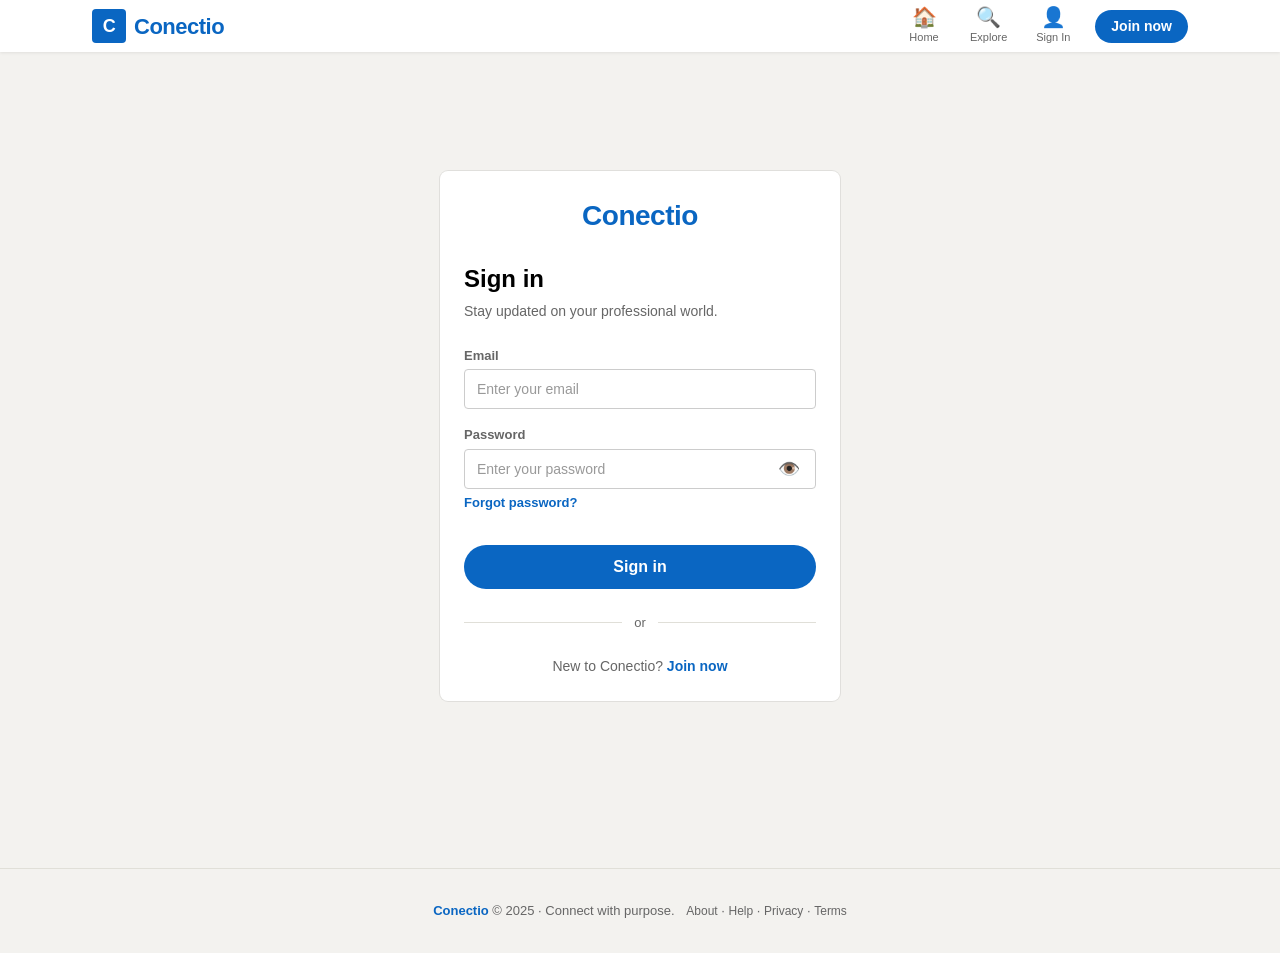
<file: frontend/login.html>
<!DOCTYPE html>
<html lang="en">
<head>
    <meta charset="UTF-8">
    <meta name="viewport" content="width=device-width, initial-scale=1.0">
    <meta name="description" content="Sign in to Conectio — Connect with purpose.">
    <title>Sign In — Conectio</title>

    <link rel="stylesheet" href="assets/css/main.css">
    <link rel="stylesheet" href="assets/css/components.css">
    <link rel="icon" type="image/svg+xml" href="data:image/svg+xml,<svg xmlns='http://www.w3.org/2000/svg' viewBox='0 0 32 32'><rect width='32' height='32' rx='4' fill='%230A66C2'/><text x='16' y='23' font-family='Arial' font-size='20' font-weight='bold' fill='white' text-anchor='middle'>C</text></svg>">

    <style>
        .auth-page {
            min-height: calc(100vh - var(--navbar-height) - 80px);
            display: flex;
            align-items: center;
            justify-content: center;
            padding: var(--space-lg) var(--space-base);
        }
        .auth-card {
            max-width: 400px;
            width: 100%;
            animation: fadeSlideUp 500ms ease-out;
        }
        .auth-logo {
            text-align: center;
            margin-bottom: var(--space-lg);
        }
        .auth-logo__text {
            font-size: 28px;
            font-weight: 700;
            color: var(--color-primary);
            letter-spacing: -0.5px;
        }
        .password-wrapper {
            position: relative;
        }
        .password-toggle {
            position: absolute;
            right: 12px;
            top: 50%;
            transform: translateY(-50%);
            background: none;
            border: none;
            cursor: pointer;
            font-size: 18px;
            color: var(--color-text-secondary);
            padding: 4px;
            line-height: 1;
            transition: color var(--transition-fast);
        }
        .password-toggle:hover {
            color: var(--color-text-primary);
        }
        .forgot-link {
            display: inline-block;
            margin-top: var(--space-xs);
            font-size: var(--font-size-sm);
            color: var(--color-primary);
            font-weight: 600;
        }
        .forgot-link:hover {
            text-decoration: underline;
        }
        .btn-loading .spinner--sm {
            display: inline-block;
        }
        @keyframes fadeSlideUp {
            from { opacity: 0; transform: translateY(16px); }
            to   { opacity: 1; transform: translateY(0); }
        }
    </style>
</head>
<body>

    <!-- ═══════════════ NAVBAR ═══════════════ -->
    <nav class="navbar" role="navigation" aria-label="Main navigation">
        <div class="navbar__inner">
            <a href="index.html" class="navbar__logo" id="navbar-logo">
                <div class="navbar__logo-icon">C</div>
                Conectio
            </a>
            <div class="navbar__links" id="navbar-links">
                <a href="register.html" class="btn-secondary btn-secondary--sm" id="nav-join">Join now</a>
            </div>
        </div>
    </nav>
    <div class="navbar-spacer"></div>


    <!-- ═══════════════ LOGIN FORM ═══════════════ -->
    <main class="auth-page">
        <div class="auth-card card-shadow" id="login-card">
            <div class="auth-logo">
                <span class="auth-logo__text">Conectio</span>
            </div>

            <h1 class="auth-card__title" id="login-title">Sign in</h1>
            <p class="auth-card__subtitle">Stay updated on your professional world.</p>

            <div id="login-error" class="alert alert--error" style="display: none;"></div>

            <form id="login-form" novalidate>
                <div class="form-group">
                    <label for="login-email" class="form-label">Email</label>
                    <input
                        type="email"
                        id="login-email"
                        class="input-field"
                        placeholder="Enter your email"
                        required
                        autocomplete="email"
                    >
                    <div class="form-error" id="login-email-error" style="display: none;"></div>
                </div>

                <div class="form-group">
                    <label for="login-password" class="form-label">Password</label>
                    <div class="password-wrapper">
                        <input
                            type="password"
                            id="login-password"
                            class="input-field"
                            placeholder="Enter your password"
                            required
                            autocomplete="current-password"
                        >
                        <button type="button" class="password-toggle" id="login-password-toggle" aria-label="Show password">
                            👁️
                        </button>
                    </div>
                    <a href="#" class="forgot-link" id="forgot-password-link">Forgot password?</a>
                </div>

                <button type="submit" class="btn-primary" id="login-submit" style="width: 100%; margin-top: 16px;">
                    Sign in
                </button>
            </form>

            <div class="divider-text" style="margin: var(--space-lg) 0;">or</div>

            <div class="auth-card__footer" style="margin-top: 0;">
                New to Conectio? <a href="register.html" id="login-register-link">Join now</a>
            </div>
        </div>
    </main>


    <!-- ═══════════════ FOOTER ═══════════════ -->
    <footer class="footer" id="footer">
        <span class="footer__brand">Conectio</span> &copy; 2025 · Connect with purpose.
        <span style="margin-left:8px;">
            <a href="about.html" style="color:var(--color-text-secondary);font-size:12px;">About</a> ·
            <a href="help.html" style="color:var(--color-text-secondary);font-size:12px;">Help</a> ·
            <a href="privacy.html" style="color:var(--color-text-secondary);font-size:12px;">Privacy</a> ·
            <a href="terms.html" style="color:var(--color-text-secondary);font-size:12px;">Terms</a>
        </span>
    </footer>


    <!-- Scripts -->
    <script src="assets/js/api.js"></script>
    <script src="assets/js/auth.js"></script>
    <script src="assets/js/main.js"></script>

    <script>
        // Redirect if already logged in
        if (window.auth && window.auth.isLoggedIn()) {
            window.location.href = 'index.html';
        }

        // Password show/hide toggle
        document.getElementById('login-password-toggle').addEventListener('click', () => {
            const input = document.getElementById('login-password');
            const toggle = document.getElementById('login-password-toggle');
            if (input.type === 'password') {
                input.type = 'text';
                toggle.textContent = '🙈';
                toggle.setAttribute('aria-label', 'Hide password');
            } else {
                input.type = 'password';
                toggle.textContent = '👁️';
                toggle.setAttribute('aria-label', 'Show password');
            }
        });

        // Forgot password placeholder
        document.getElementById('forgot-password-link').addEventListener('click', (e) => {
            e.preventDefault();
            window.app.showToast('Password reset coming soon!', 'info');
        });

        // Login form submission
        document.getElementById('login-form').addEventListener('submit', async (e) => {
            e.preventDefault();

            const errorEl = document.getElementById('login-error');
            const submitBtn = document.getElementById('login-submit');
            const email = document.getElementById('login-email').value.trim();
            const password = document.getElementById('login-password').value;

            // Reset errors
            errorEl.style.display = 'none';
            document.getElementById('login-email-error').style.display = 'none';
            document.getElementById('login-email').classList.remove('input-field--error');

            // Client-side validation
            if (!email || !password) {
                errorEl.textContent = 'Please enter both email and password.';
                errorEl.style.display = 'flex';
                return;
            }

            if (!email.includes('@')) {
                const emailError = document.getElementById('login-email-error');
                emailError.textContent = 'Please enter a valid email address.';
                emailError.style.display = 'block';
                document.getElementById('login-email').classList.add('input-field--error');
                return;
            }

            // Show loading state
            submitBtn.disabled = true;
            submitBtn.innerHTML = '<div class="spinner spinner--sm" style="border-top-color: #fff; border-color: rgba(255,255,255,0.3); border-top-color: #fff; width: 18px; height: 18px;"></div> Signing in...';

            try {
                const data = await window.api.post('/users/login/', { email, password });

                // Save tokens + user data
                window.auth.saveToken(data.tokens.access, data.tokens.refresh);
                window.auth.saveUser(data.user);

                window.location.href = 'index.html';
            } catch (err) {
                const message = err.data?.detail || err.message || 'Something went wrong. Please try again.';
                errorEl.textContent = message;
                errorEl.style.display = 'flex';
            } finally {
                submitBtn.disabled = false;
                submitBtn.innerHTML = 'Sign in';
            }
        });

        // ── Real-time email validation ──
        document.getElementById('login-email').addEventListener('input', function() {
            const val = this.value.trim();
            if (!val) {
                this.classList.remove('input-field--success', 'input-field--error');
                const errEl = document.getElementById('login-email-error');
                if (errEl) errEl.style.display = 'none';
            } else {
                const error = window.app.validateEmail(val);
                window.app.setFieldValidation('login-email', error);
            }
        });
    </script>
</body>
</html>
</file>
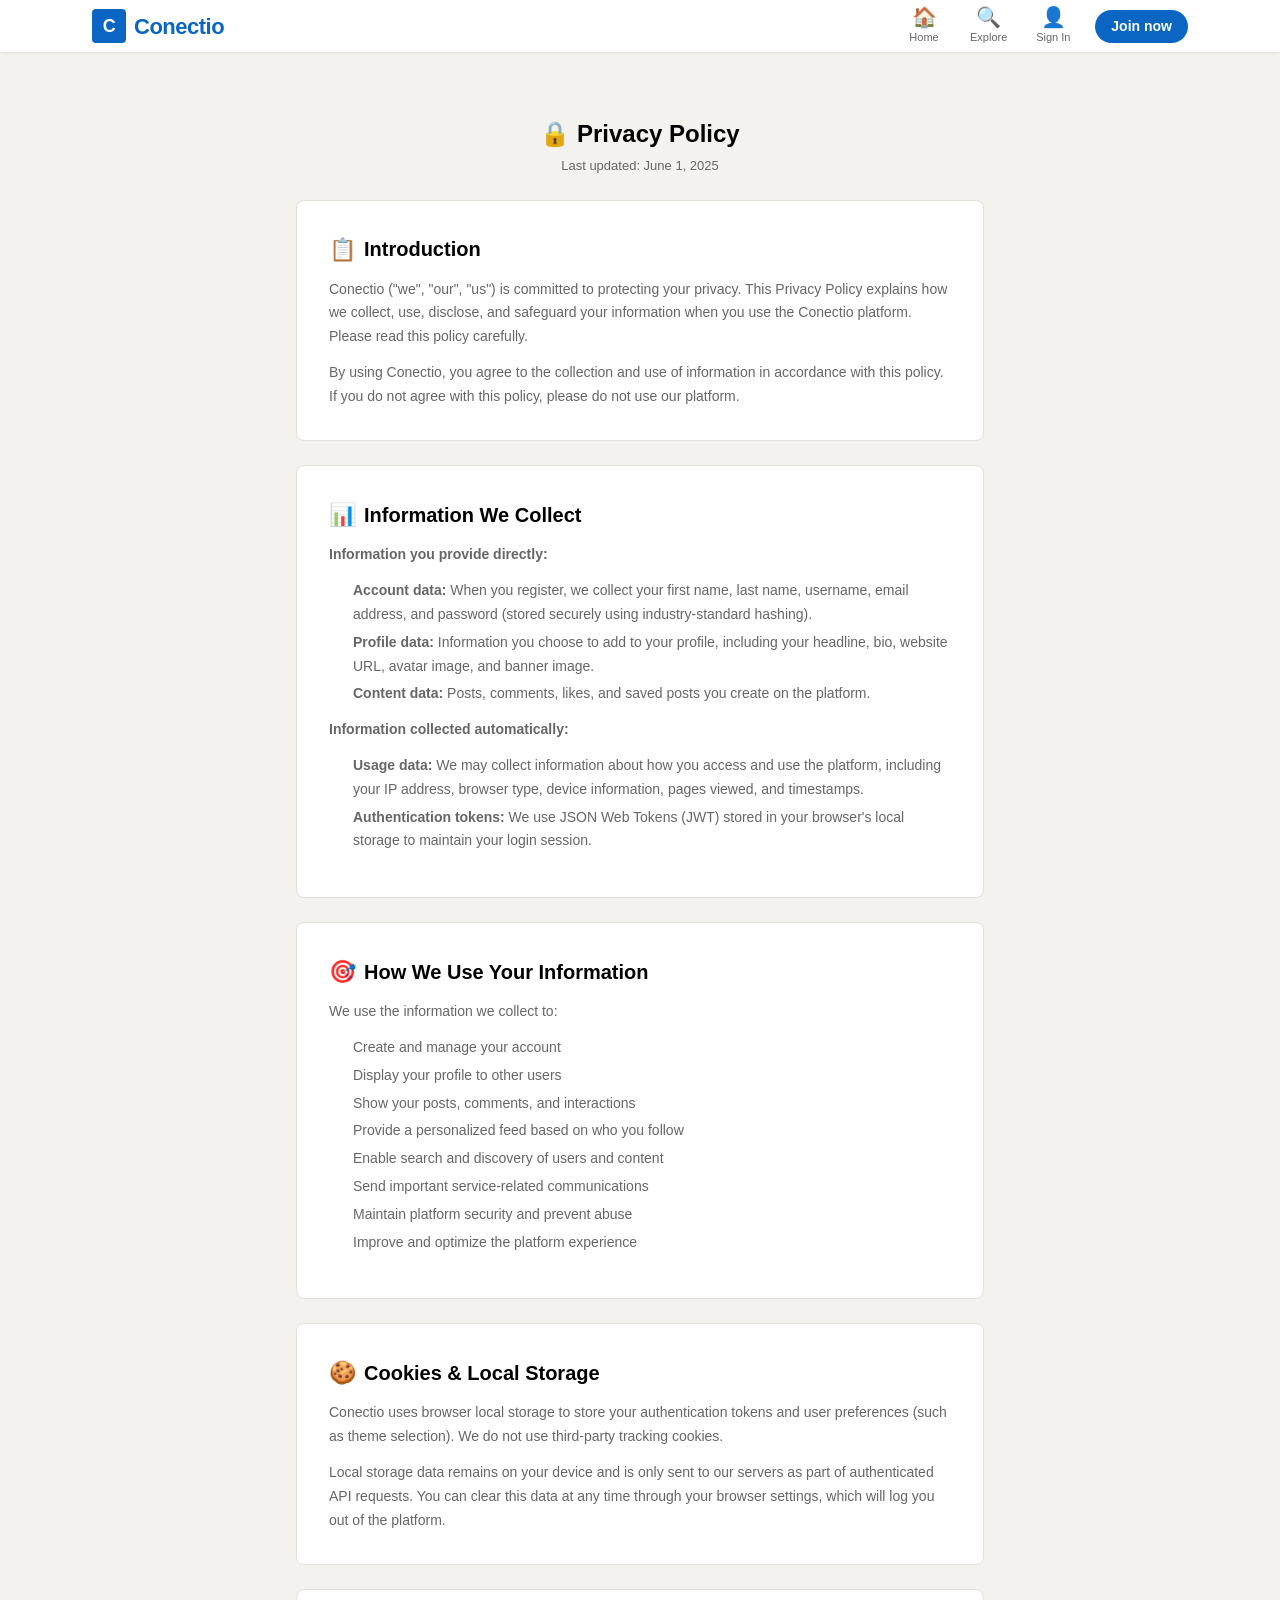
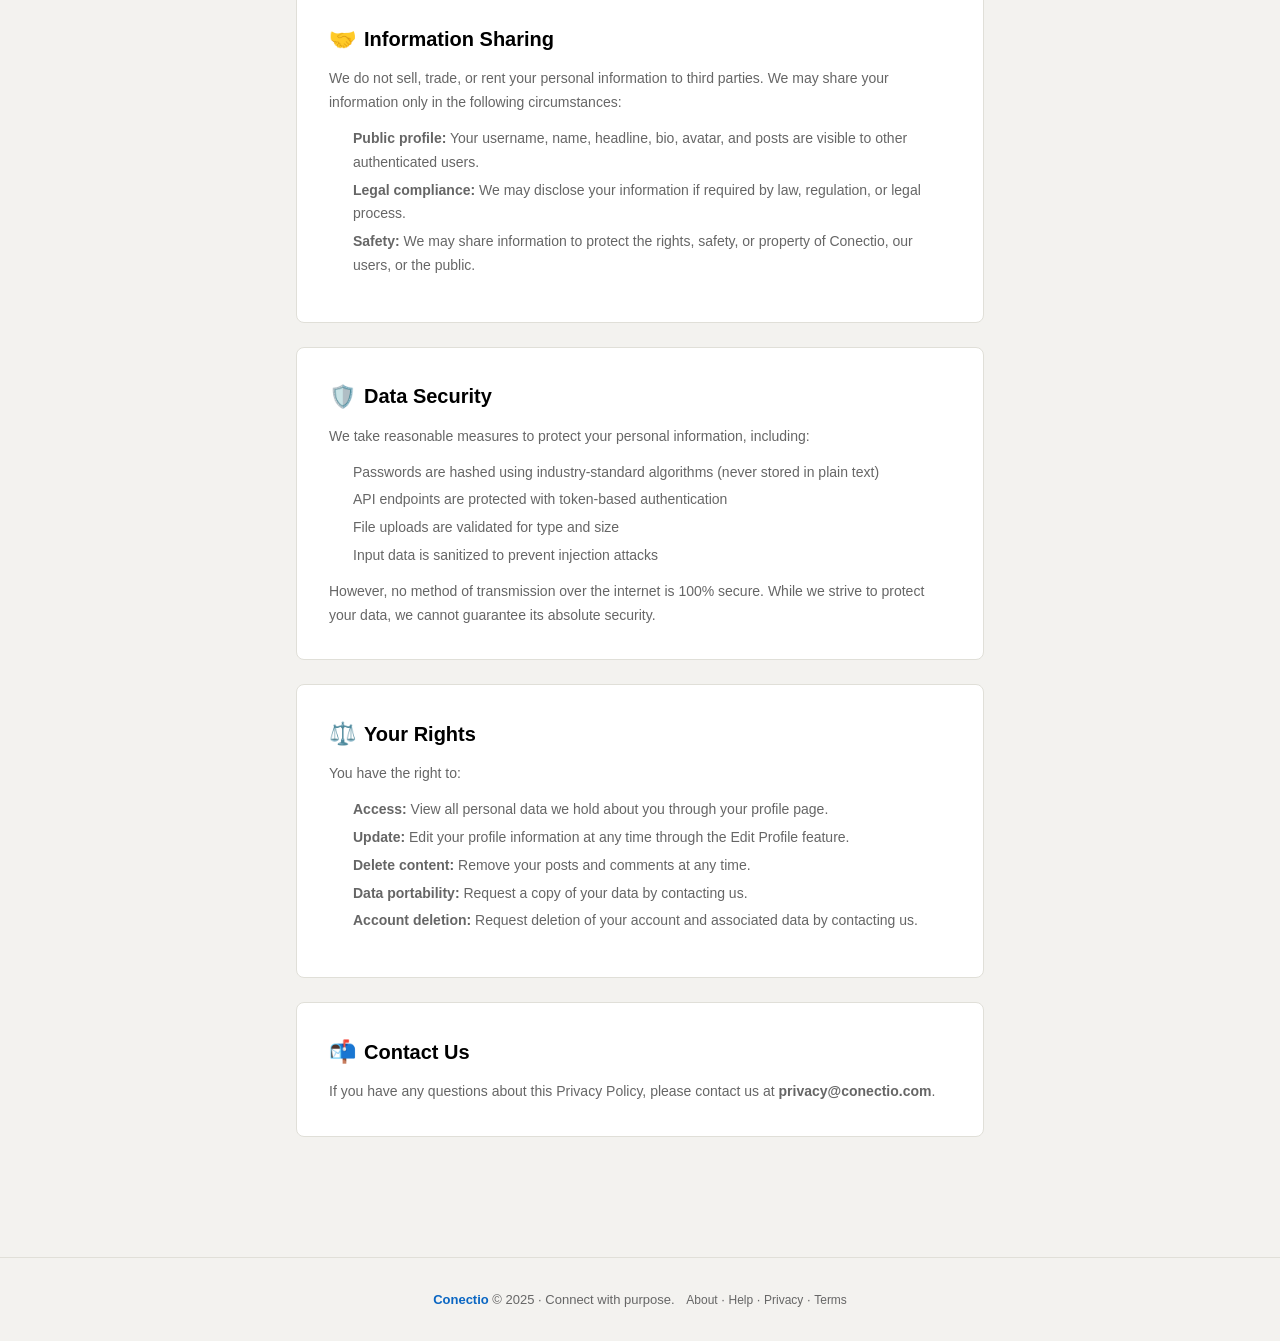
<file: frontend/privacy.html>
<!DOCTYPE html>
<html lang="en">
<head>
    <meta charset="UTF-8">
    <meta name="viewport" content="width=device-width, initial-scale=1.0">
    <meta name="description" content="Conectio Privacy Policy — How we collect, use, and protect your personal data.">
    <title>Privacy Policy — Conectio</title>

    <link rel="stylesheet" href="assets/css/main.css">
    <link rel="stylesheet" href="assets/css/components.css">
    <link rel="icon" type="image/svg+xml" href="data:image/svg+xml,<svg xmlns='http://www.w3.org/2000/svg' viewBox='0 0 32 32'><rect width='32' height='32' rx='4' fill='%230A66C2'/><text x='16' y='23' font-family='Arial' font-size='20' font-weight='bold' fill='white' text-anchor='middle'>C</text></svg>">

    <style>
        .static-page {
            max-width: 720px;
            margin: 0 auto;
            padding: var(--space-xl) var(--space-base) var(--space-2xl);
        }
        .static-page__hero {
            text-align: center;
            padding: var(--space-xl) 0 var(--space-lg);
        }
        .static-page__tagline {
            font-size: var(--font-size-xl);
            font-weight: 700;
            color: var(--color-text-primary);
            margin-bottom: var(--space-xs);
        }
        .static-page__subtitle {
            font-size: var(--font-size-sm);
            color: var(--color-text-secondary);
        }
        .legal-section {
            background: var(--color-bg-card);
            border: 1px solid var(--color-border);
            border-radius: var(--radius-md);
            padding: var(--space-xl);
            margin-bottom: var(--space-lg);
        }
        .legal-section__title {
            font-size: var(--font-size-lg);
            font-weight: 700;
            margin-bottom: var(--space-md);
            display: flex;
            align-items: center;
            gap: var(--space-sm);
        }
        .legal-section__title-icon {
            font-size: 22px;
        }
        .legal-section p, .legal-section li {
            font-size: var(--font-size-base);
            color: var(--color-text-secondary);
            line-height: 1.7;
        }
        .legal-section p {
            margin-bottom: var(--space-md);
        }
        .legal-section p:last-child {
            margin-bottom: 0;
        }
        .legal-section ul {
            margin: var(--space-sm) 0 var(--space-md);
            padding-left: var(--space-lg);
        }
        .legal-section li {
            margin-bottom: var(--space-xs);
        }
    </style>
</head>
<body>

    <!-- ═══════════════ NAVBAR ═══════════════ -->
    <nav class="navbar" role="navigation" aria-label="Main navigation">
        <div class="navbar__inner">
            <a href="index.html" class="navbar__logo" id="navbar-logo">
                <div class="navbar__logo-icon">C</div>
                Conectio
            </a>
            <div class="navbar__links" id="navbar-links"></div>
        </div>
    </nav>
    <div class="navbar-spacer"></div>


    <!-- ═══════════════ CONTENT ═══════════════ -->
    <main class="static-page">

        <div class="static-page__hero">
            <h1 class="static-page__tagline">🔒 Privacy Policy</h1>
            <p class="static-page__subtitle">Last updated: June 1, 2025</p>
        </div>

        <div class="legal-section">
            <h2 class="legal-section__title">
                <span class="legal-section__title-icon">📋</span>
                Introduction
            </h2>
            <p>
                Conectio ("we", "our", "us") is committed to protecting your privacy. This Privacy
                Policy explains how we collect, use, disclose, and safeguard your information when
                you use the Conectio platform. Please read this policy carefully.
            </p>
            <p>
                By using Conectio, you agree to the collection and use of information in accordance
                with this policy. If you do not agree with this policy, please do not use our platform.
            </p>
        </div>

        <div class="legal-section">
            <h2 class="legal-section__title">
                <span class="legal-section__title-icon">📊</span>
                Information We Collect
            </h2>
            <p><strong>Information you provide directly:</strong></p>
            <ul>
                <li><strong>Account data:</strong> When you register, we collect your first name, last name, username, email address, and password (stored securely using industry-standard hashing).</li>
                <li><strong>Profile data:</strong> Information you choose to add to your profile, including your headline, bio, website URL, avatar image, and banner image.</li>
                <li><strong>Content data:</strong> Posts, comments, likes, and saved posts you create on the platform.</li>
            </ul>
            <p><strong>Information collected automatically:</strong></p>
            <ul>
                <li><strong>Usage data:</strong> We may collect information about how you access and use the platform, including your IP address, browser type, device information, pages viewed, and timestamps.</li>
                <li><strong>Authentication tokens:</strong> We use JSON Web Tokens (JWT) stored in your browser's local storage to maintain your login session.</li>
            </ul>
        </div>

        <div class="legal-section">
            <h2 class="legal-section__title">
                <span class="legal-section__title-icon">🎯</span>
                How We Use Your Information
            </h2>
            <p>We use the information we collect to:</p>
            <ul>
                <li>Create and manage your account</li>
                <li>Display your profile to other users</li>
                <li>Show your posts, comments, and interactions</li>
                <li>Provide a personalized feed based on who you follow</li>
                <li>Enable search and discovery of users and content</li>
                <li>Send important service-related communications</li>
                <li>Maintain platform security and prevent abuse</li>
                <li>Improve and optimize the platform experience</li>
            </ul>
        </div>

        <div class="legal-section">
            <h2 class="legal-section__title">
                <span class="legal-section__title-icon">🍪</span>
                Cookies &amp; Local Storage
            </h2>
            <p>
                Conectio uses browser local storage to store your authentication tokens and user
                preferences (such as theme selection). We do not use third-party tracking cookies.
            </p>
            <p>
                Local storage data remains on your device and is only sent to our servers as part
                of authenticated API requests. You can clear this data at any time through your
                browser settings, which will log you out of the platform.
            </p>
        </div>

        <div class="legal-section">
            <h2 class="legal-section__title">
                <span class="legal-section__title-icon">🤝</span>
                Information Sharing
            </h2>
            <p>
                We do not sell, trade, or rent your personal information to third parties. We may
                share your information only in the following circumstances:
            </p>
            <ul>
                <li><strong>Public profile:</strong> Your username, name, headline, bio, avatar, and posts are visible to other authenticated users.</li>
                <li><strong>Legal compliance:</strong> We may disclose your information if required by law, regulation, or legal process.</li>
                <li><strong>Safety:</strong> We may share information to protect the rights, safety, or property of Conectio, our users, or the public.</li>
            </ul>
        </div>

        <div class="legal-section">
            <h2 class="legal-section__title">
                <span class="legal-section__title-icon">🛡️</span>
                Data Security
            </h2>
            <p>
                We take reasonable measures to protect your personal information, including:
            </p>
            <ul>
                <li>Passwords are hashed using industry-standard algorithms (never stored in plain text)</li>
                <li>API endpoints are protected with token-based authentication</li>
                <li>File uploads are validated for type and size</li>
                <li>Input data is sanitized to prevent injection attacks</li>
            </ul>
            <p>
                However, no method of transmission over the internet is 100% secure. While we
                strive to protect your data, we cannot guarantee its absolute security.
            </p>
        </div>

        <div class="legal-section">
            <h2 class="legal-section__title">
                <span class="legal-section__title-icon">⚖️</span>
                Your Rights
            </h2>
            <p>You have the right to:</p>
            <ul>
                <li><strong>Access:</strong> View all personal data we hold about you through your profile page.</li>
                <li><strong>Update:</strong> Edit your profile information at any time through the Edit Profile feature.</li>
                <li><strong>Delete content:</strong> Remove your posts and comments at any time.</li>
                <li><strong>Data portability:</strong> Request a copy of your data by contacting us.</li>
                <li><strong>Account deletion:</strong> Request deletion of your account and associated data by contacting us.</li>
            </ul>
        </div>

        <div class="legal-section">
            <h2 class="legal-section__title">
                <span class="legal-section__title-icon">📬</span>
                Contact Us
            </h2>
            <p>
                If you have any questions about this Privacy Policy, please contact us at
                <strong>privacy@conectio.com</strong>.
            </p>
        </div>

    </main>


    <!-- ═══════════════ FOOTER ═══════════════ -->
    <footer class="footer" id="footer">
        <span class="footer__brand">Conectio</span> &copy; 2025 · Connect with purpose.
        <span style="margin-left:8px;">
            <a href="about.html" style="color:var(--color-text-secondary);font-size:12px;">About</a> ·
            <a href="help.html" style="color:var(--color-text-secondary);font-size:12px;">Help</a> ·
            <a href="privacy.html" style="color:var(--color-text-secondary);font-size:12px;">Privacy</a> ·
            <a href="terms.html" style="color:var(--color-text-secondary);font-size:12px;">Terms</a>
        </span>
    </footer>


    <script src="assets/js/api.js"></script>
    <script src="assets/js/auth.js"></script>
    <script src="assets/js/main.js"></script>
</body>
</html>
</file>
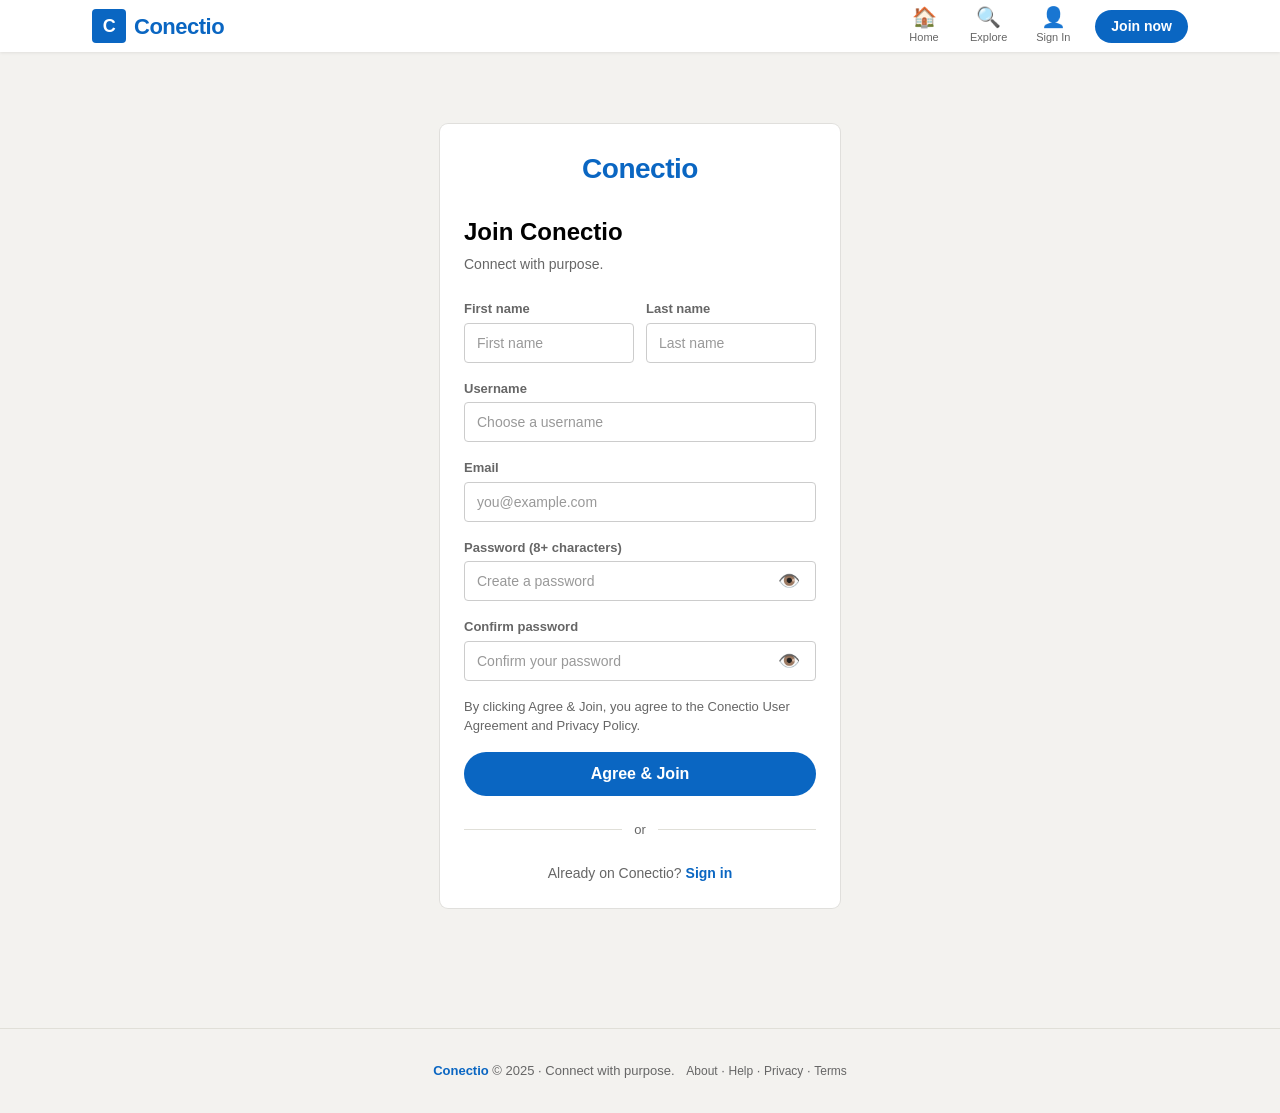
<file: frontend/register.html>
<!DOCTYPE html>
<html lang="en">
<head>
    <meta charset="UTF-8">
    <meta name="viewport" content="width=device-width, initial-scale=1.0">
    <meta name="description" content="Join Conectio — Create your account and connect with purpose.">
    <title>Join Conectio</title>

    <link rel="stylesheet" href="assets/css/main.css">
    <link rel="stylesheet" href="assets/css/components.css">
    <link rel="icon" type="image/svg+xml" href="data:image/svg+xml,<svg xmlns='http://www.w3.org/2000/svg' viewBox='0 0 32 32'><rect width='32' height='32' rx='4' fill='%230A66C2'/><text x='16' y='23' font-family='Arial' font-size='20' font-weight='bold' fill='white' text-anchor='middle'>C</text></svg>">

    <style>
        .auth-page {
            min-height: calc(100vh - var(--navbar-height) - 80px);
            display: flex;
            align-items: center;
            justify-content: center;
            padding: var(--space-lg) var(--space-base);
        }
        .auth-card {
            max-width: 400px;
            width: 100%;
            animation: fadeSlideUp 500ms ease-out;
        }
        .auth-logo {
            text-align: center;
            margin-bottom: var(--space-lg);
        }
        .auth-logo__text {
            font-size: 28px;
            font-weight: 700;
            color: var(--color-primary);
            letter-spacing: -0.5px;
        }
        .password-wrapper {
            position: relative;
        }
        .password-toggle {
            position: absolute;
            right: 12px;
            top: 50%;
            transform: translateY(-50%);
            background: none;
            border: none;
            cursor: pointer;
            font-size: 18px;
            color: var(--color-text-secondary);
            padding: 4px;
            line-height: 1;
            transition: color var(--transition-fast);
        }
        .password-toggle:hover {
            color: var(--color-text-primary);
        }
        .name-grid {
            display: grid;
            grid-template-columns: 1fr 1fr;
            gap: 12px;
        }
        @keyframes fadeSlideUp {
            from { opacity: 0; transform: translateY(16px); }
            to   { opacity: 1; transform: translateY(0); }
        }
    </style>
</head>
<body>

    <!-- ═══════════════ NAVBAR ═══════════════ -->
    <nav class="navbar" role="navigation" aria-label="Main navigation">
        <div class="navbar__inner">
            <a href="index.html" class="navbar__logo" id="navbar-logo">
                <div class="navbar__logo-icon">C</div>
                Conectio
            </a>
            <div class="navbar__links" id="navbar-links">
                <a href="login.html" class="btn-ghost" id="nav-signin">Sign in</a>
            </div>
        </div>
    </nav>
    <div class="navbar-spacer"></div>


    <!-- ═══════════════ REGISTER FORM ═══════════════ -->
    <main class="auth-page">
        <div class="auth-card card-shadow" id="register-card">
            <div class="auth-logo">
                <span class="auth-logo__text">Conectio</span>
            </div>

            <h1 class="auth-card__title" id="register-title">Join Conectio</h1>
            <p class="auth-card__subtitle">Connect with purpose.</p>

            <div id="register-error" class="alert alert--error" style="display: none;"></div>
            <div id="register-success" class="alert alert--success" style="display: none;"></div>

            <form id="register-form" novalidate>
                <div class="name-grid">
                    <div class="form-group">
                        <label for="register-firstname" class="form-label">First name</label>
                        <input
                            type="text"
                            id="register-firstname"
                            class="input-field"
                            placeholder="First name"
                            required
                            autocomplete="given-name"
                        >
                        <div class="form-error" id="register-firstname-error" style="display: none;"></div>
                    </div>
                    <div class="form-group">
                        <label for="register-lastname" class="form-label">Last name</label>
                        <input
                            type="text"
                            id="register-lastname"
                            class="input-field"
                            placeholder="Last name"
                            required
                            autocomplete="family-name"
                        >
                        <div class="form-error" id="register-lastname-error" style="display: none;"></div>
                    </div>
                </div>

                <div class="form-group">
                    <label for="register-username" class="form-label">Username</label>
                    <input
                        type="text"
                        id="register-username"
                        class="input-field"
                        placeholder="Choose a username"
                        required
                        autocomplete="username"
                    >
                    <div class="form-error" id="register-username-error" style="display: none;"></div>
                </div>

                <div class="form-group">
                    <label for="register-email" class="form-label">Email</label>
                    <input
                        type="email"
                        id="register-email"
                        class="input-field"
                        placeholder="you@example.com"
                        required
                        autocomplete="email"
                    >
                    <div class="form-error" id="register-email-error" style="display: none;"></div>
                </div>

                <div class="form-group">
                    <label for="register-password" class="form-label">Password (8+ characters)</label>
                    <div class="password-wrapper">
                        <input
                            type="password"
                            id="register-password"
                            class="input-field"
                            placeholder="Create a password"
                            required
                            minlength="8"
                            autocomplete="new-password"
                        >
                        <button type="button" class="password-toggle" data-toggle="register-password" aria-label="Show password">
                            👁️
                        </button>
                    </div>
                    <div class="form-error" id="register-password-error" style="display: none;"></div>
                    <div class="password-strength" id="password-strength" style="display: none;">
                        <div class="password-strength__bar-wrap">
                            <div class="password-strength__bar" id="password-strength-bar"></div>
                        </div>
                        <span class="password-strength__label" id="password-strength-label"></span>
                    </div>
                </div>

                <div class="form-group">
                    <label for="register-password2" class="form-label">Confirm password</label>
                    <div class="password-wrapper">
                        <input
                            type="password"
                            id="register-password2"
                            class="input-field"
                            placeholder="Confirm your password"
                            required
                            autocomplete="new-password"
                        >
                        <button type="button" class="password-toggle" data-toggle="register-password2" aria-label="Show password">
                            👁️
                        </button>
                    </div>
                    <div class="form-error" id="register-password2-error" style="display: none;"></div>
                </div>

                <p class="text-muted" style="margin-bottom: 16px;">
                    By clicking Agree & Join, you agree to the Conectio User Agreement and Privacy Policy.
                </p>

                <button type="submit" class="btn-primary" id="register-submit" style="width: 100%;">
                    Agree & Join
                </button>
            </form>

            <div class="divider-text" style="margin: var(--space-lg) 0;">or</div>

            <div class="auth-card__footer" style="margin-top: 0;">
                Already on Conectio? <a href="login.html" id="register-login-link">Sign in</a>
            </div>
        </div>
    </main>


    <!-- ═══════════════ FOOTER ═══════════════ -->
    <footer class="footer" id="footer">
        <span class="footer__brand">Conectio</span> &copy; 2025 · Connect with purpose.
        <span style="margin-left:8px;">
            <a href="about.html" style="color:var(--color-text-secondary);font-size:12px;">About</a> ·
            <a href="help.html" style="color:var(--color-text-secondary);font-size:12px;">Help</a> ·
            <a href="privacy.html" style="color:var(--color-text-secondary);font-size:12px;">Privacy</a> ·
            <a href="terms.html" style="color:var(--color-text-secondary);font-size:12px;">Terms</a>
        </span>
    </footer>


    <!-- Scripts -->
    <script src="assets/js/api.js"></script>
    <script src="assets/js/auth.js"></script>
    <script src="assets/js/main.js"></script>

    <script>
        // Redirect if already logged in
        if (window.auth && window.auth.isLoggedIn()) {
            window.location.href = 'index.html';
        }

        // Password show/hide toggles
        document.querySelectorAll('.password-toggle').forEach(btn => {
            btn.addEventListener('click', () => {
                const targetId = btn.getAttribute('data-toggle');
                const input = document.getElementById(targetId);
                if (input.type === 'password') {
                    input.type = 'text';
                    btn.textContent = '🙈';
                    btn.setAttribute('aria-label', 'Hide password');
                } else {
                    input.type = 'password';
                    btn.textContent = '👁️';
                    btn.setAttribute('aria-label', 'Show password');
                }
            });
        });

        // Helper: clear all field errors
        function clearErrors() {
            document.getElementById('register-error').style.display = 'none';
            document.getElementById('register-success').style.display = 'none';
            document.querySelectorAll('.form-error').forEach(el => el.style.display = 'none');
            document.querySelectorAll('.input-field--error').forEach(el => el.classList.remove('input-field--error'));
        }

        // Helper: show inline field error
        function showFieldError(fieldId, message) {
            const errorEl = document.getElementById(fieldId + '-error');
            const inputEl = document.getElementById(fieldId);
            if (errorEl) {
                errorEl.textContent = message;
                errorEl.style.display = 'block';
            }
            if (inputEl) {
                inputEl.classList.add('input-field--error');
            }
        }

        // Register form submission
        document.getElementById('register-form').addEventListener('submit', async (e) => {
            e.preventDefault();
            clearErrors();

            const errorEl = document.getElementById('register-error');
            const submitBtn = document.getElementById('register-submit');

            const firstName = document.getElementById('register-firstname').value.trim();
            const lastName = document.getElementById('register-lastname').value.trim();
            const username = document.getElementById('register-username').value.trim();
            const email = document.getElementById('register-email').value.trim();
            const password = document.getElementById('register-password').value;
            const password2 = document.getElementById('register-password2').value;

            // Client-side validation with inline errors
            let hasError = false;

            if (!firstName) {
                showFieldError('register-firstname', 'First name is required.');
                hasError = true;
            }
            if (!lastName) {
                showFieldError('register-lastname', 'Last name is required.');
                hasError = true;
            }
            if (!username) {
                showFieldError('register-username', 'Username is required.');
                hasError = true;
            }
            if (!email) {
                showFieldError('register-email', 'Email is required.');
                hasError = true;
            } else if (!email.includes('@')) {
                showFieldError('register-email', 'Please enter a valid email.');
                hasError = true;
            }
            if (!password) {
                showFieldError('register-password', 'Password is required.');
                hasError = true;
            } else if (password.length < 8) {
                showFieldError('register-password', 'Password must be at least 8 characters.');
                hasError = true;
            }
            if (password !== password2) {
                showFieldError('register-password2', 'Passwords do not match.');
                hasError = true;
            }

            if (hasError) return;

            // Show loading state
            submitBtn.disabled = true;
            submitBtn.innerHTML = '<div class="spinner spinner--sm" style="border-color: rgba(255,255,255,0.3); border-top-color: #fff; width: 18px; height: 18px;"></div> Creating account...';

            try {
                const data = await window.api.post('/users/register/', {
                    first_name: firstName,
                    last_name: lastName,
                    username,
                    email,
                    password,
                    password2,
                });

                // Auto-login: save tokens + user, redirect to home
                window.auth.saveToken(data.tokens.access, data.tokens.refresh);
                window.auth.saveUser(data.user);
                window.location.href = 'index.html';

            } catch (err) {
                // Handle server validation errors with inline messages
                if (err.data && typeof err.data === 'object') {
                    const fieldMap = {
                        first_name: 'register-firstname',
                        last_name: 'register-lastname',
                        username: 'register-username',
                        email: 'register-email',
                        password: 'register-password',
                        password2: 'register-password2',
                    };

                    let hasFieldError = false;
                    for (const [field, errors] of Object.entries(err.data)) {
                        if (fieldMap[field]) {
                            const msg = Array.isArray(errors) ? errors.join(' ') : String(errors);
                            showFieldError(fieldMap[field], msg);
                            hasFieldError = true;
                        }
                    }

                    if (!hasFieldError) {
                        // Show generic error if no field-specific errors
                        const messages = [];
                        for (const [, errors] of Object.entries(err.data)) {
                            if (Array.isArray(errors)) messages.push(...errors);
                            else if (typeof errors === 'string') messages.push(errors);
                        }
                        errorEl.textContent = messages.join(' ') || 'Registration failed.';
                        errorEl.style.display = 'flex';
                    }
                } else {
                    errorEl.textContent = err.message || 'Something went wrong. Please try again.';
                    errorEl.style.display = 'flex';
                }
            } finally {
                submitBtn.disabled = false;
                submitBtn.innerHTML = 'Agree & Join';
            }
        });
        // ── Real-time validation on input ──
        document.getElementById('register-firstname').addEventListener('input', function() {
            const val = this.value.trim();
            if (!val) {
                this.classList.remove('input-field--success', 'input-field--error');
            } else {
                this.classList.add('input-field--success');
                this.classList.remove('input-field--error');
                const errEl = document.getElementById('register-firstname-error');
                if (errEl) errEl.style.display = 'none';
            }
        });

        document.getElementById('register-lastname').addEventListener('input', function() {
            const val = this.value.trim();
            if (!val) {
                this.classList.remove('input-field--success', 'input-field--error');
            } else {
                this.classList.add('input-field--success');
                this.classList.remove('input-field--error');
                const errEl = document.getElementById('register-lastname-error');
                if (errEl) errEl.style.display = 'none';
            }
        });

        document.getElementById('register-username').addEventListener('input', function() {
            const error = window.app.validateUsername(this.value.trim());
            window.app.setFieldValidation('register-username', error);
        });

        document.getElementById('register-email').addEventListener('input', function() {
            const val = this.value.trim();
            if (!val) {
                this.classList.remove('input-field--success', 'input-field--error');
                const errEl = document.getElementById('register-email-error');
                if (errEl) errEl.style.display = 'none';
            } else {
                const error = window.app.validateEmail(val);
                window.app.setFieldValidation('register-email', error);
            }
        });

        document.getElementById('register-password').addEventListener('input', function() {
            const val = this.value;
            const strengthEl = document.getElementById('password-strength');
            const barEl = document.getElementById('password-strength-bar');
            const labelEl = document.getElementById('password-strength-label');

            if (!val) {
                strengthEl.style.display = 'none';
                this.classList.remove('input-field--success', 'input-field--error');
                const errEl = document.getElementById('register-password-error');
                if (errEl) errEl.style.display = 'none';
                return;
            }

            strengthEl.style.display = 'block';
            const strength = window.app.getPasswordStrength(val);

            barEl.className = 'password-strength__bar password-strength__bar--' + strength;
            labelEl.className = 'password-strength__label password-strength__label--' + strength;
            labelEl.textContent = strength.charAt(0).toUpperCase() + strength.slice(1) + ' password';

            const error = window.app.validatePassword(val);
            window.app.setFieldValidation('register-password', error);

            // Also check password2 match if it has value
            const pw2 = document.getElementById('register-password2');
            if (pw2.value) {
                if (pw2.value !== val) {
                    window.app.setFieldValidation('register-password2', 'Passwords do not match.');
                } else {
                    window.app.setFieldValidation('register-password2', null);
                }
            }
        });

        document.getElementById('register-password2').addEventListener('input', function() {
            const val = this.value;
            const pw = document.getElementById('register-password').value;
            if (!val) {
                this.classList.remove('input-field--success', 'input-field--error');
                const errEl = document.getElementById('register-password2-error');
                if (errEl) errEl.style.display = 'none';
            } else if (val !== pw) {
                window.app.setFieldValidation('register-password2', 'Passwords do not match.');
            } else {
                window.app.setFieldValidation('register-password2', null);
            }
        });
    </script>
</body>
</html>
</file>
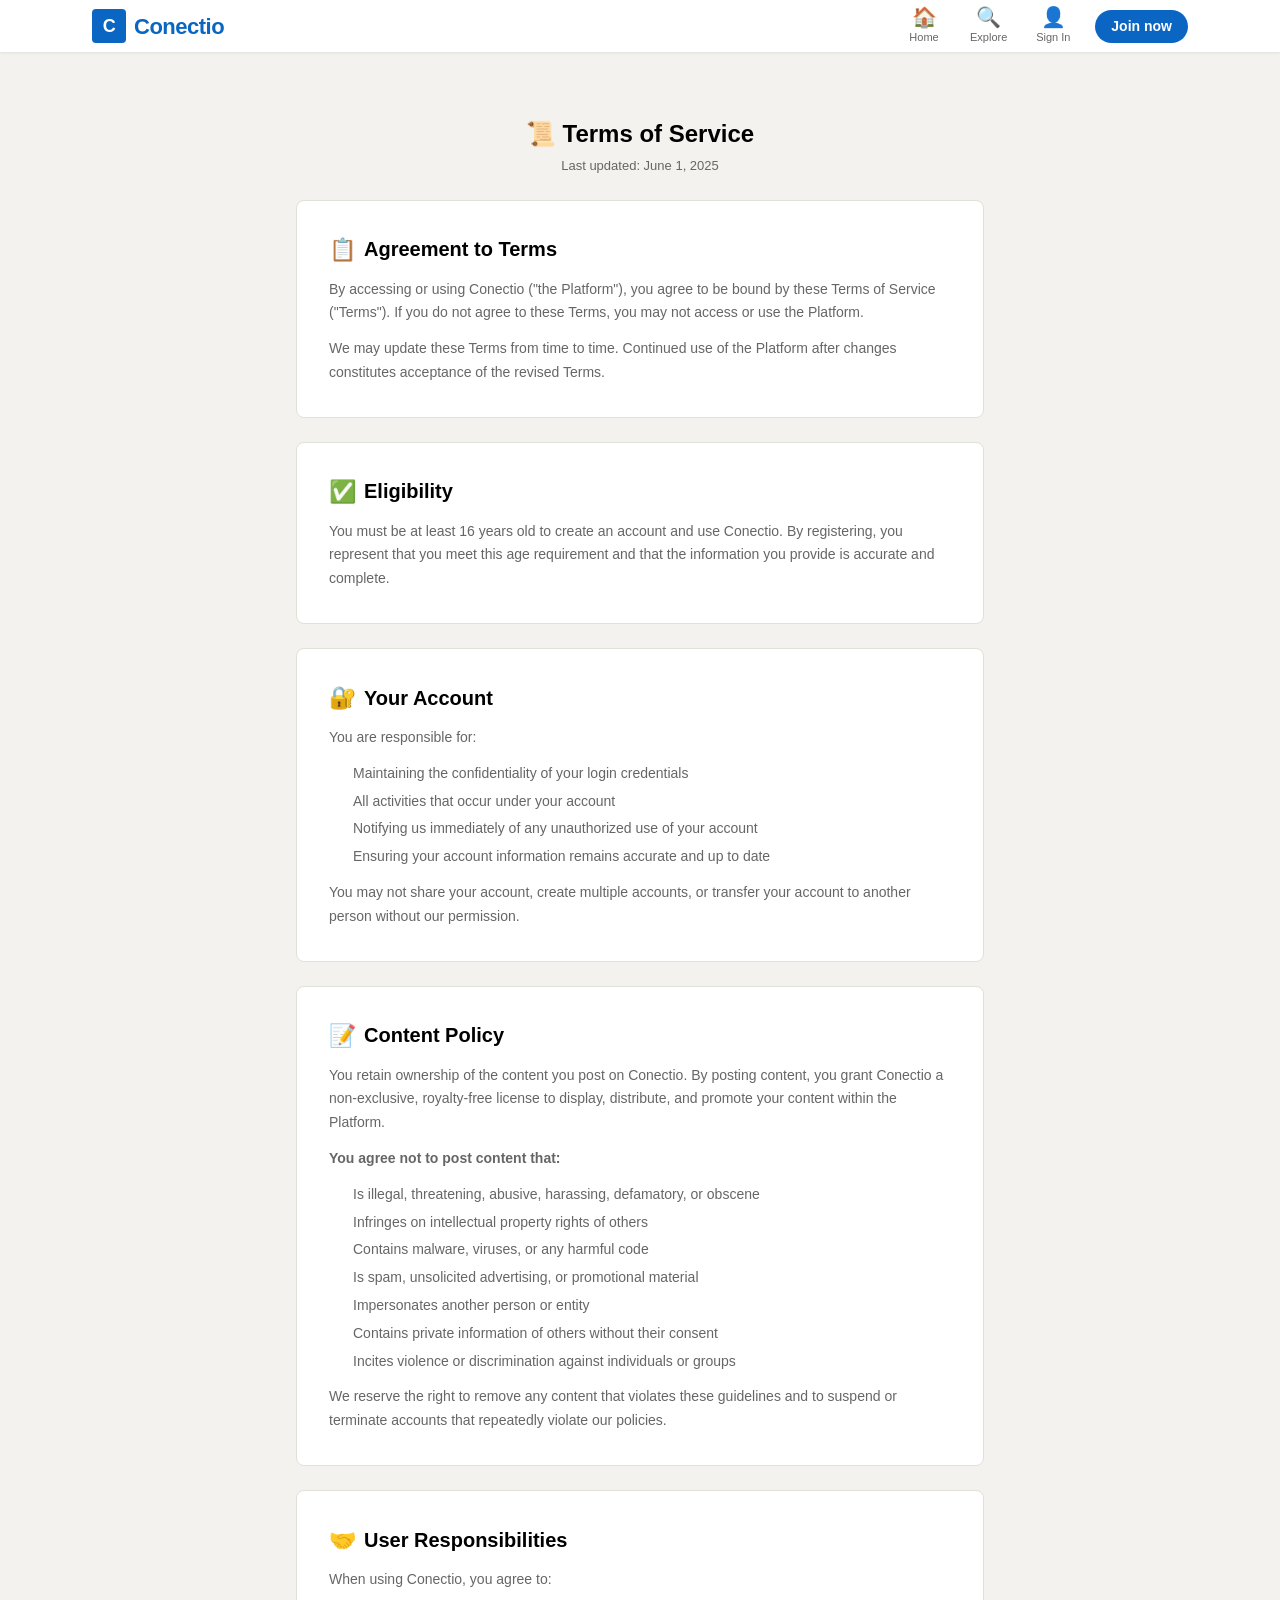
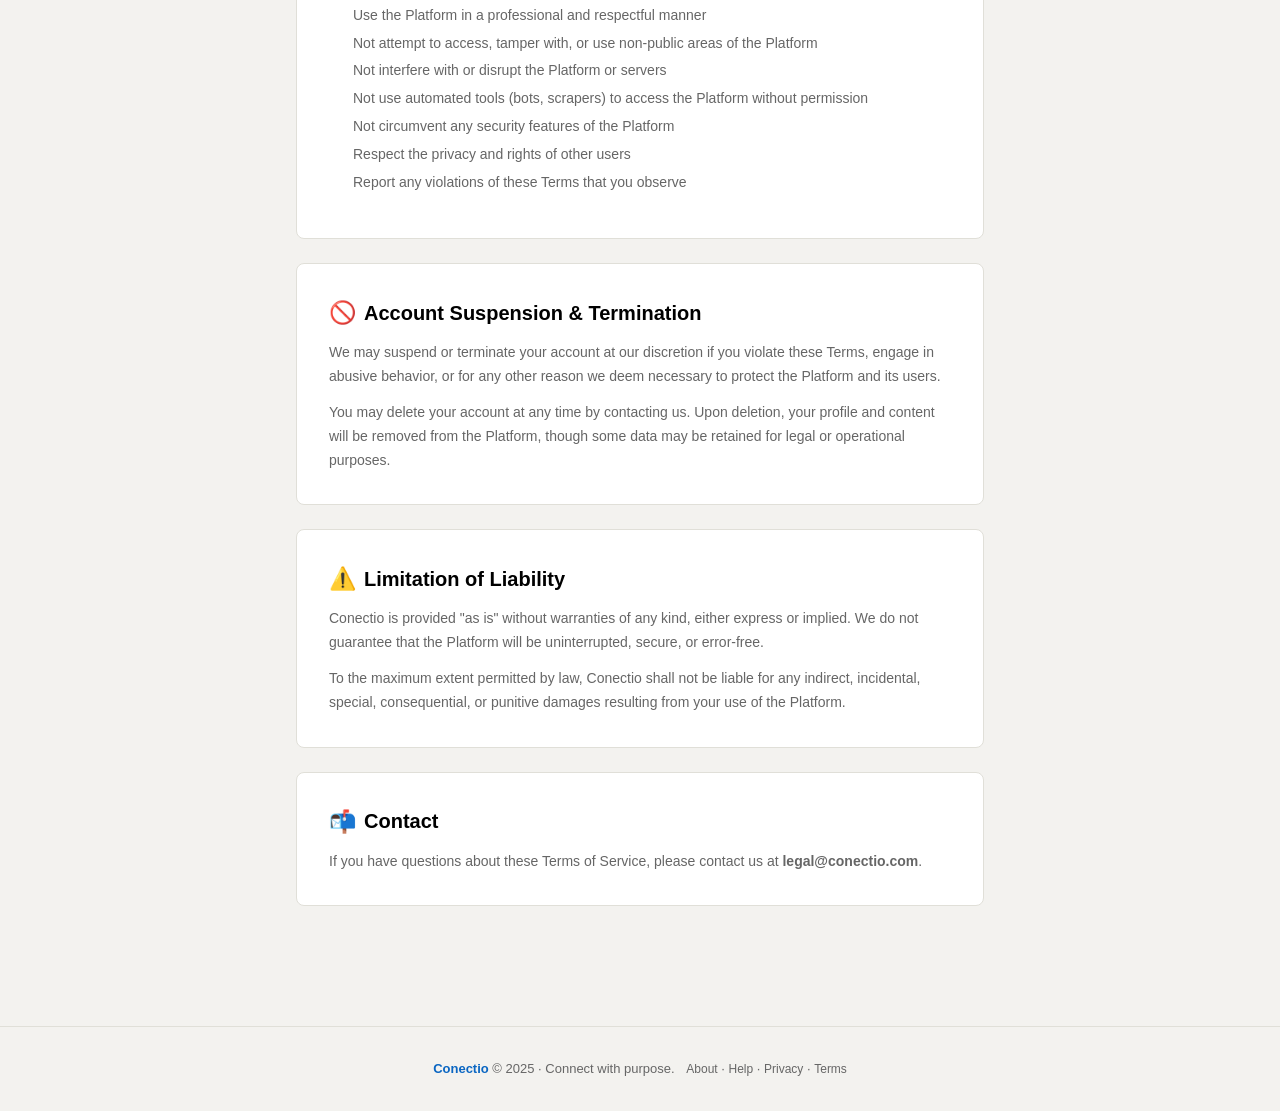
<file: frontend/terms.html>
<!DOCTYPE html>
<html lang="en">
<head>
    <meta charset="UTF-8">
    <meta name="viewport" content="width=device-width, initial-scale=1.0">
    <meta name="description" content="Conectio Terms of Service — Rules and guidelines for using the Conectio platform.">
    <title>Terms of Service — Conectio</title>

    <link rel="stylesheet" href="assets/css/main.css">
    <link rel="stylesheet" href="assets/css/components.css">
    <link rel="icon" type="image/svg+xml" href="data:image/svg+xml,<svg xmlns='http://www.w3.org/2000/svg' viewBox='0 0 32 32'><rect width='32' height='32' rx='4' fill='%230A66C2'/><text x='16' y='23' font-family='Arial' font-size='20' font-weight='bold' fill='white' text-anchor='middle'>C</text></svg>">

    <style>
        .static-page {
            max-width: 720px;
            margin: 0 auto;
            padding: var(--space-xl) var(--space-base) var(--space-2xl);
        }
        .static-page__hero {
            text-align: center;
            padding: var(--space-xl) 0 var(--space-lg);
        }
        .static-page__tagline {
            font-size: var(--font-size-xl);
            font-weight: 700;
            color: var(--color-text-primary);
            margin-bottom: var(--space-xs);
        }
        .static-page__subtitle {
            font-size: var(--font-size-sm);
            color: var(--color-text-secondary);
        }
        .legal-section {
            background: var(--color-bg-card);
            border: 1px solid var(--color-border);
            border-radius: var(--radius-md);
            padding: var(--space-xl);
            margin-bottom: var(--space-lg);
        }
        .legal-section__title {
            font-size: var(--font-size-lg);
            font-weight: 700;
            margin-bottom: var(--space-md);
            display: flex;
            align-items: center;
            gap: var(--space-sm);
        }
        .legal-section__title-icon {
            font-size: 22px;
        }
        .legal-section p, .legal-section li {
            font-size: var(--font-size-base);
            color: var(--color-text-secondary);
            line-height: 1.7;
        }
        .legal-section p {
            margin-bottom: var(--space-md);
        }
        .legal-section p:last-child {
            margin-bottom: 0;
        }
        .legal-section ul, .legal-section ol {
            margin: var(--space-sm) 0 var(--space-md);
            padding-left: var(--space-lg);
        }
        .legal-section li {
            margin-bottom: var(--space-xs);
        }
    </style>
</head>
<body>

    <!-- ═══════════════ NAVBAR ═══════════════ -->
    <nav class="navbar" role="navigation" aria-label="Main navigation">
        <div class="navbar__inner">
            <a href="index.html" class="navbar__logo" id="navbar-logo">
                <div class="navbar__logo-icon">C</div>
                Conectio
            </a>
            <div class="navbar__links" id="navbar-links"></div>
        </div>
    </nav>
    <div class="navbar-spacer"></div>


    <!-- ═══════════════ CONTENT ═══════════════ -->
    <main class="static-page">

        <div class="static-page__hero">
            <h1 class="static-page__tagline">📜 Terms of Service</h1>
            <p class="static-page__subtitle">Last updated: June 1, 2025</p>
        </div>

        <div class="legal-section">
            <h2 class="legal-section__title">
                <span class="legal-section__title-icon">📋</span>
                Agreement to Terms
            </h2>
            <p>
                By accessing or using Conectio ("the Platform"), you agree to be bound by these
                Terms of Service ("Terms"). If you do not agree to these Terms, you may not access
                or use the Platform.
            </p>
            <p>
                We may update these Terms from time to time. Continued use of the Platform after
                changes constitutes acceptance of the revised Terms.
            </p>
        </div>

        <div class="legal-section">
            <h2 class="legal-section__title">
                <span class="legal-section__title-icon">✅</span>
                Eligibility
            </h2>
            <p>
                You must be at least 16 years old to create an account and use Conectio. By
                registering, you represent that you meet this age requirement and that the
                information you provide is accurate and complete.
            </p>
        </div>

        <div class="legal-section">
            <h2 class="legal-section__title">
                <span class="legal-section__title-icon">🔐</span>
                Your Account
            </h2>
            <p>You are responsible for:</p>
            <ul>
                <li>Maintaining the confidentiality of your login credentials</li>
                <li>All activities that occur under your account</li>
                <li>Notifying us immediately of any unauthorized use of your account</li>
                <li>Ensuring your account information remains accurate and up to date</li>
            </ul>
            <p>
                You may not share your account, create multiple accounts, or transfer your account
                to another person without our permission.
            </p>
        </div>

        <div class="legal-section">
            <h2 class="legal-section__title">
                <span class="legal-section__title-icon">📝</span>
                Content Policy
            </h2>
            <p>
                You retain ownership of the content you post on Conectio. By posting content,
                you grant Conectio a non-exclusive, royalty-free license to display, distribute,
                and promote your content within the Platform.
            </p>
            <p><strong>You agree not to post content that:</strong></p>
            <ul>
                <li>Is illegal, threatening, abusive, harassing, defamatory, or obscene</li>
                <li>Infringes on intellectual property rights of others</li>
                <li>Contains malware, viruses, or any harmful code</li>
                <li>Is spam, unsolicited advertising, or promotional material</li>
                <li>Impersonates another person or entity</li>
                <li>Contains private information of others without their consent</li>
                <li>Incites violence or discrimination against individuals or groups</li>
            </ul>
            <p>
                We reserve the right to remove any content that violates these guidelines and to
                suspend or terminate accounts that repeatedly violate our policies.
            </p>
        </div>

        <div class="legal-section">
            <h2 class="legal-section__title">
                <span class="legal-section__title-icon">🤝</span>
                User Responsibilities
            </h2>
            <p>When using Conectio, you agree to:</p>
            <ul>
                <li>Use the Platform in a professional and respectful manner</li>
                <li>Not attempt to access, tamper with, or use non-public areas of the Platform</li>
                <li>Not interfere with or disrupt the Platform or servers</li>
                <li>Not use automated tools (bots, scrapers) to access the Platform without permission</li>
                <li>Not circumvent any security features of the Platform</li>
                <li>Respect the privacy and rights of other users</li>
                <li>Report any violations of these Terms that you observe</li>
            </ul>
        </div>

        <div class="legal-section">
            <h2 class="legal-section__title">
                <span class="legal-section__title-icon">🚫</span>
                Account Suspension &amp; Termination
            </h2>
            <p>
                We may suspend or terminate your account at our discretion if you violate these
                Terms, engage in abusive behavior, or for any other reason we deem necessary to
                protect the Platform and its users.
            </p>
            <p>
                You may delete your account at any time by contacting us. Upon deletion, your
                profile and content will be removed from the Platform, though some data may be
                retained for legal or operational purposes.
            </p>
        </div>

        <div class="legal-section">
            <h2 class="legal-section__title">
                <span class="legal-section__title-icon">⚠️</span>
                Limitation of Liability
            </h2>
            <p>
                Conectio is provided "as is" without warranties of any kind, either express or
                implied. We do not guarantee that the Platform will be uninterrupted, secure,
                or error-free.
            </p>
            <p>
                To the maximum extent permitted by law, Conectio shall not be liable for any
                indirect, incidental, special, consequential, or punitive damages resulting
                from your use of the Platform.
            </p>
        </div>

        <div class="legal-section">
            <h2 class="legal-section__title">
                <span class="legal-section__title-icon">📬</span>
                Contact
            </h2>
            <p>
                If you have questions about these Terms of Service, please contact us at
                <strong>legal@conectio.com</strong>.
            </p>
        </div>

    </main>


    <!-- ═══════════════ FOOTER ═══════════════ -->
    <footer class="footer" id="footer">
        <span class="footer__brand">Conectio</span> &copy; 2025 · Connect with purpose.
        <span style="margin-left:8px;">
            <a href="about.html" style="color:var(--color-text-secondary);font-size:12px;">About</a> ·
            <a href="help.html" style="color:var(--color-text-secondary);font-size:12px;">Help</a> ·
            <a href="privacy.html" style="color:var(--color-text-secondary);font-size:12px;">Privacy</a> ·
            <a href="terms.html" style="color:var(--color-text-secondary);font-size:12px;">Terms</a>
        </span>
    </footer>


    <script src="assets/js/api.js"></script>
    <script src="assets/js/auth.js"></script>
    <script src="assets/js/main.js"></script>
</body>
</html>
</file>
<file: frontend/assets/css/main.css>
/* ═══════════════════════════════════════════════
   CONECTIO — Global Styles
   ═══════════════════════════════════════════════ */

/* ── CSS Reset ─────────────────────────────── */
*,
*::before,
*::after {
    box-sizing: border-box;
    margin: 0;
    padding: 0;
}

html {
    scroll-behavior: smooth;
    -webkit-text-size-adjust: 100%;
}

img, video, svg {
    display: block;
    max-width: 100%;
}

a {
    text-decoration: none;
    color: inherit;
}

ul, ol {
    list-style: none;
}

button, input, textarea, select {
    font: inherit;
    color: inherit;
}

button {
    cursor: pointer;
    border: none;
    background: none;
}


/* ── Design Tokens ─────────────────────────── */
:root {
    /* Brand */
    --color-primary:       #0A66C2;
    --color-primary-hover:  #004182;
    --color-primary-light:  rgba(10, 102, 194, 0.1);

    /* Backgrounds */
    --color-bg-page:       #F3F2EF;
    --color-bg-card:       #FFFFFF;
    --color-bg-hover:      #F3F2EF;

    /* Text */
    --color-text-primary:  #000000;
    --color-text-secondary:#666666;
    --color-text-inverse:  #FFFFFF;
    --color-text-link:     #0A66C2;

    /* Borders */
    --color-border:        #E0DFD8;
    --color-border-input:  #cccccc;

    /* Semantic */
    --color-success:       #057642;
    --color-error:         #CC1016;
    --color-warning:       #915907;

    /* Shadows */
    --shadow-card:         0 0 0 1px rgba(0, 0, 0, 0.08);
    --shadow-nav:          0 1px 3px rgba(0, 0, 0, 0.08);
    --shadow-dropdown:     0 4px 12px rgba(0, 0, 0, 0.15);
    --shadow-elevated:     0 4px 24px rgba(0, 0, 0, 0.12);

    /* Typography */
    --font-family:         -apple-system, BlinkMacSystemFont, "Segoe UI", Roboto, Helvetica, Arial, sans-serif;
    --font-size-xs:        11px;
    --font-size-sm:        13px;
    --font-size-base:      14px;
    --font-size-md:        16px;
    --font-size-lg:        20px;
    --font-size-xl:        24px;
    --font-size-2xl:       32px;
    --font-size-hero:      56px;

    /* Spacing */
    --space-xs:   4px;
    --space-sm:   8px;
    --space-md:  12px;
    --space-base:16px;
    --space-lg:  24px;
    --space-xl:  32px;
    --space-2xl: 48px;

    /* Radii */
    --radius-sm:   4px;
    --radius-md:   8px;
    --radius-lg:  16px;
    --radius-pill: 24px;
    --radius-full: 50%;

    /* Transitions */
    --transition-fast:  150ms ease;
    --transition-base:  250ms ease;
    --transition-slow:  400ms ease;

    /* Layout */
    --navbar-height: 52px;
    --max-width:     1128px;
}


/* ── Global Body ───────────────────────────── */
body {
    font-family: var(--font-family);
    font-size: var(--font-size-base);
    line-height: 1.5;
    color: var(--color-text-primary);
    background-color: var(--color-bg-page);
    -webkit-font-smoothing: antialiased;
    -moz-osx-font-smoothing: grayscale;
}


/* ═══════════════════════════════════════════════
   NAVBAR
   ═══════════════════════════════════════════════ */
.navbar {
    position: fixed;
    top: 0;
    left: 0;
    right: 0;
    z-index: 1000;
    height: var(--navbar-height);
    background: var(--color-bg-card);
    box-shadow: var(--shadow-nav);
    display: flex;
    align-items: center;
    justify-content: center;
}

.navbar__inner {
    width: 100%;
    max-width: var(--max-width);
    padding: 0 var(--space-base);
    display: flex;
    align-items: center;
    justify-content: space-between;
}

.navbar__logo {
    font-size: 22px;
    font-weight: 700;
    color: var(--color-primary);
    letter-spacing: -0.5px;
    display: flex;
    align-items: center;
    gap: var(--space-sm);
}

.navbar__logo-icon {
    width: 34px;
    height: 34px;
    background: var(--color-primary);
    border-radius: var(--radius-sm);
    display: flex;
    align-items: center;
    justify-content: center;
    color: var(--color-text-inverse);
    font-size: 18px;
    font-weight: 800;
}

.navbar__links {
    display: flex;
    align-items: center;
    gap: var(--space-xs);
}

.navbar__link {
    display: flex;
    flex-direction: column;
    align-items: center;
    gap: 2px;
    padding: 4px 12px;
    font-size: var(--font-size-xs);
    color: var(--color-text-secondary);
    border-radius: var(--radius-sm);
    transition: color var(--transition-fast), background var(--transition-fast);
    position: relative;
    min-width: 60px;
    text-align: center;
}

.navbar__link:hover {
    color: var(--color-text-primary);
}

.navbar__link:hover .navbar__link-label {
    text-decoration: underline;
}

.navbar__link--active {
    color: var(--color-text-primary);
}

.navbar__link--active::after {
    content: '';
    position: absolute;
    bottom: -6px;
    left: 0;
    right: 0;
    height: 2px;
    background: var(--color-primary);
    border-radius: 2px 2px 0 0;
}

.navbar__link-icon {
    font-size: 20px;
    line-height: 1;
}

.navbar__link-label {
    font-size: var(--font-size-xs);
    white-space: nowrap;
    transition: text-decoration var(--transition-fast);
}

.navbar__cta {
    margin-left: var(--space-sm);
}

/* Spacer to offset fixed navbar */
.navbar-spacer {
    height: var(--navbar-height);
}


/* ═══════════════════════════════════════════════
   FOOTER
   ═══════════════════════════════════════════════ */
.footer {
    text-align: center;
    padding: var(--space-xl) var(--space-base);
    color: var(--color-text-secondary);
    font-size: var(--font-size-sm);
    border-top: 1px solid var(--color-border);
    margin-top: var(--space-2xl);
}

.footer__brand {
    font-weight: 600;
    color: var(--color-primary);
}

.footer a {
    color: var(--color-text-link);
    transition: color var(--transition-fast);
}

.footer a:hover {
    color: var(--color-primary-hover);
    text-decoration: underline;
}


/* ═══════════════════════════════════════════════
   HERO SECTION
   ═══════════════════════════════════════════════ */
.hero {
    min-height: calc(100vh - var(--navbar-height) - 120px);
    display: flex;
    align-items: center;
    justify-content: center;
    padding: var(--space-2xl) var(--space-base);
    position: relative;
    overflow: hidden;
}

.hero__bg-pattern {
    position: absolute;
    inset: 0;
    background:
        radial-gradient(ellipse at 20% 50%, rgba(10, 102, 194, 0.06) 0%, transparent 50%),
        radial-gradient(ellipse at 80% 20%, rgba(10, 102, 194, 0.04) 0%, transparent 40%),
        radial-gradient(ellipse at 60% 80%, rgba(5, 118, 66, 0.03) 0%, transparent 40%);
    pointer-events: none;
}

.hero__content {
    max-width: 720px;
    text-align: center;
    position: relative;
    z-index: 1;
    animation: heroFadeUp 800ms ease-out;
}

.hero__title {
    font-size: var(--font-size-hero);
    font-weight: 700;
    color: var(--color-primary);
    letter-spacing: -1.5px;
    line-height: 1.1;
    margin-bottom: var(--space-base);
}

.hero__tagline {
    font-size: var(--font-size-xl);
    color: var(--color-text-secondary);
    font-weight: 400;
    margin-bottom: var(--space-xl);
    line-height: 1.4;
}

.hero__tagline em {
    font-style: normal;
    color: var(--color-text-primary);
    font-weight: 600;
}

.hero__actions {
    display: flex;
    align-items: center;
    justify-content: center;
    gap: var(--space-base);
    flex-wrap: wrap;
}

.hero__divider-text {
    color: var(--color-text-secondary);
    font-size: var(--font-size-sm);
}

.hero__features {
    display: flex;
    justify-content: center;
    gap: var(--space-2xl);
    margin-top: var(--space-2xl);
    animation: heroFadeUp 800ms ease-out 200ms both;
}

.hero__feature {
    display: flex;
    flex-direction: column;
    align-items: center;
    gap: var(--space-sm);
}

.hero__feature-icon {
    width: 48px;
    height: 48px;
    border-radius: var(--radius-full);
    background: var(--color-primary-light);
    display: flex;
    align-items: center;
    justify-content: center;
    font-size: 22px;
    color: var(--color-primary);
}

.hero__feature-label {
    font-size: var(--font-size-sm);
    font-weight: 600;
    color: var(--color-text-secondary);
}

@keyframes heroFadeUp {
    from {
        opacity: 0;
        transform: translateY(24px);
    }
    to {
        opacity: 1;
        transform: translateY(0);
    }
}


/* ═══════════════════════════════════════════════
   UTILITY CLASSES
   ═══════════════════════════════════════════════ */
.sr-only {
    position: absolute;
    width: 1px;
    height: 1px;
    padding: 0;
    margin: -1px;
    overflow: hidden;
    clip: rect(0, 0, 0, 0);
    white-space: nowrap;
    border-width: 0;
}

.container {
    width: 100%;
    max-width: var(--max-width);
    margin: 0 auto;
    padding: 0 var(--space-base);
}

.flex-center {
    display: flex;
    align-items: center;
    justify-content: center;
}

.text-center {
    text-align: center;
}


/* ═══════════════════════════════════════════════
   RESPONSIVE
   ═══════════════════════════════════════════════ */
@media (max-width: 768px) {
    :root {
        --font-size-hero: 36px;
        --font-size-xl: 20px;
    }

    .hero__features {
        gap: var(--space-lg);
    }

    .navbar__link-label {
        display: none;
    }

    .navbar__link {
        min-width: auto;
        padding: 4px 8px;
    }

    .page-layout {
        grid-template-columns: 1fr !important;
    }

    .page-layout-2col {
        grid-template-columns: 1fr !important;
    }
}

@media (max-width: 480px) {
    :root {
        --font-size-hero: 28px;
    }

    .hero__actions {
        flex-direction: column;
    }
}

@media (max-width: 375px) {
    :root {
        --font-size-hero: 24px;
        --font-size-2xl: 24px;
    }

    .navbar__logo {
        font-size: 18px;
    }

    .navbar__logo-icon {
        width: 28px;
        height: 28px;
        font-size: 14px;
    }

    .hero__features {
        flex-wrap: wrap;
        gap: var(--space-base);
    }

    .hero__feature-icon {
        width: 40px;
        height: 40px;
        font-size: 18px;
    }
}
</file>
<file: frontend/assets/css/components.css>
/* ═══════════════════════════════════════════════
   CONECTIO — Reusable UI Components
   ═══════════════════════════════════════════════ */


/* ── Buttons ───────────────────────────────── */
.btn-primary {
    display: inline-flex;
    align-items: center;
    justify-content: center;
    gap: var(--space-sm);
    background-color: var(--color-primary);
    color: var(--color-text-inverse);
    border: none;
    border-radius: var(--radius-pill);
    padding: 10px 24px;
    font-size: var(--font-size-md);
    font-weight: 600;
    cursor: pointer;
    transition: background-color var(--transition-fast), box-shadow var(--transition-fast), transform var(--transition-fast);
    white-space: nowrap;
}

.btn-primary:hover {
    background-color: var(--color-primary-hover);
    box-shadow: 0 2px 8px rgba(10, 102, 194, 0.35);
}

.btn-primary:active {
    transform: scale(0.97);
}

.btn-primary--sm {
    padding: 6px 16px;
    font-size: var(--font-size-base);
}

.btn-primary--lg {
    padding: 14px 32px;
    font-size: 18px;
}


.btn-secondary {
    display: inline-flex;
    align-items: center;
    justify-content: center;
    gap: var(--space-sm);
    background-color: transparent;
    color: var(--color-primary);
    border: 1.5px solid var(--color-primary);
    border-radius: var(--radius-pill);
    padding: 10px 24px;
    font-size: var(--font-size-md);
    font-weight: 600;
    cursor: pointer;
    transition: background-color var(--transition-fast), color var(--transition-fast), border-color var(--transition-fast), transform var(--transition-fast);
    white-space: nowrap;
}

.btn-secondary:hover {
    background-color: var(--color-primary-light);
    border-color: var(--color-primary-hover);
    color: var(--color-primary-hover);
}

.btn-secondary:active {
    transform: scale(0.97);
}

.btn-secondary--sm {
    padding: 6px 16px;
    font-size: var(--font-size-base);
}


.btn-ghost {
    display: inline-flex;
    align-items: center;
    justify-content: center;
    gap: var(--space-sm);
    background: none;
    color: var(--color-text-secondary);
    border: none;
    border-radius: var(--radius-sm);
    padding: 8px 12px;
    font-size: var(--font-size-base);
    font-weight: 600;
    cursor: pointer;
    transition: background-color var(--transition-fast), color var(--transition-fast);
}

.btn-ghost:hover {
    background-color: var(--color-bg-hover);
    color: var(--color-text-primary);
}

.btn-text-link {
    background: none;
    border: none;
    color: var(--color-primary);
    font-weight: 600;
    font-size: var(--font-size-md);
    cursor: pointer;
    padding: 0;
    transition: color var(--transition-fast);
}

.btn-text-link:hover {
    color: var(--color-primary-hover);
    text-decoration: underline;
}


/* ── Cards ─────────────────────────────────── */
.card {
    background: var(--color-bg-card);
    border-radius: var(--radius-md);
    border: 1px solid var(--color-border);
    padding: var(--space-base);
}

.card-shadow {
    background: var(--color-bg-card);
    border-radius: var(--radius-md);
    box-shadow: var(--shadow-card);
    padding: var(--space-base);
}

.card-elevated {
    background: var(--color-bg-card);
    border-radius: var(--radius-md);
    box-shadow: var(--shadow-elevated);
    padding: var(--space-base);
}

.card__header {
    display: flex;
    align-items: center;
    gap: var(--space-md);
    margin-bottom: var(--space-md);
}

.card__body {
    margin-bottom: var(--space-md);
}

.card__footer {
    display: flex;
    align-items: center;
    gap: var(--space-md);
    padding-top: var(--space-md);
    border-top: 1px solid var(--color-border);
}


/* ── Avatars ───────────────────────────────── */
.avatar {
    border-radius: var(--radius-full);
    object-fit: cover;
    border: 2px solid var(--color-border);
    flex-shrink: 0;
}

.avatar-sm {
    width: 32px;
    height: 32px;
}

.avatar-md {
    width: 48px;
    height: 48px;
}

.avatar-lg {
    width: 72px;
    height: 72px;
}

.avatar-xl {
    width: 96px;
    height: 96px;
}

.avatar-placeholder {
    border-radius: var(--radius-full);
    display: flex;
    align-items: center;
    justify-content: center;
    background: var(--color-primary-light);
    color: var(--color-primary);
    font-weight: 700;
    flex-shrink: 0;
    border: 2px solid var(--color-border);
}


/* ── Badges ────────────────────────────────── */
.badge {
    display: inline-flex;
    align-items: center;
    padding: 2px 10px;
    font-size: var(--font-size-xs);
    font-weight: 600;
    border-radius: var(--radius-pill);
    line-height: 1.4;
}

.badge--primary {
    background: var(--color-primary-light);
    color: var(--color-primary);
}

.badge--success {
    background: rgba(5, 118, 66, 0.1);
    color: var(--color-success);
}

.badge--error {
    background: rgba(204, 16, 22, 0.1);
    color: var(--color-error);
}


/* ── Form Elements ─────────────────────────── */
.form-group {
    margin-bottom: var(--space-base);
}

.form-label {
    display: block;
    font-size: var(--font-size-sm);
    font-weight: 600;
    color: var(--color-text-secondary);
    margin-bottom: var(--space-xs);
}

.input-field {
    width: 100%;
    height: 40px;
    border: 1px solid var(--color-border-input);
    border-radius: var(--radius-sm);
    padding: 0 12px;
    font-size: var(--font-size-base);
    color: var(--color-text-primary);
    background: var(--color-bg-card);
    transition: border-color var(--transition-fast), box-shadow var(--transition-fast);
}

.input-field:focus {
    outline: none;
    border-color: var(--color-primary);
    box-shadow: 0 0 0 3px var(--color-primary-light);
}

.input-field::placeholder {
    color: #999;
}

.input-field--error {
    border-color: var(--color-error);
}

.input-field--error:focus {
    box-shadow: 0 0 0 3px rgba(204, 16, 22, 0.1);
}

.textarea-field {
    width: 100%;
    min-height: 80px;
    border: 1px solid var(--color-border-input);
    border-radius: var(--radius-sm);
    padding: 10px 12px;
    font-size: var(--font-size-base);
    color: var(--color-text-primary);
    background: var(--color-bg-card);
    resize: vertical;
    transition: border-color var(--transition-fast), box-shadow var(--transition-fast);
}

.textarea-field:focus {
    outline: none;
    border-color: var(--color-primary);
    box-shadow: 0 0 0 3px var(--color-primary-light);
}

.form-error {
    font-size: var(--font-size-sm);
    color: var(--color-error);
    margin-top: var(--space-xs);
}

.form-hint {
    font-size: var(--font-size-sm);
    color: var(--color-text-secondary);
    margin-top: var(--space-xs);
}


/* ── Dividers ──────────────────────────────── */
.divider {
    border: none;
    border-top: 1px solid var(--color-border);
    margin: var(--space-md) 0;
}

.divider--lg {
    margin: var(--space-lg) 0;
}

.divider-text {
    display: flex;
    align-items: center;
    gap: var(--space-md);
    color: var(--color-text-secondary);
    font-size: var(--font-size-sm);
}

.divider-text::before,
.divider-text::after {
    content: '';
    flex: 1;
    height: 1px;
    background: var(--color-border);
}


/* ── Text Utilities ────────────────────────── */
.text-muted {
    color: var(--color-text-secondary);
    font-size: var(--font-size-sm);
}

.text-primary {
    color: var(--color-primary);
}

.text-success {
    color: var(--color-success);
}

.text-error {
    color: var(--color-error);
}

.text-bold {
    font-weight: 600;
}


/* ── Layout ────────────────────────────────── */
.page-layout {
    max-width: var(--max-width);
    margin: 0 auto;
    padding: var(--space-lg) var(--space-base);
    display: grid;
    grid-template-columns: 225px 1fr 300px;
    gap: var(--space-lg);
}

.page-layout-2col {
    max-width: 900px;
    margin: 0 auto;
    padding: var(--space-lg) var(--space-base);
    display: grid;
    grid-template-columns: 1fr 1fr;
    gap: var(--space-lg);
    align-items: start;
}


/* ── Auth Card (login/register) ────────────── */
.auth-card {
    max-width: 400px;
    margin: var(--space-2xl) auto;
    padding: var(--space-lg);
}

.auth-card__title {
    font-size: var(--font-size-xl);
    font-weight: 600;
    margin-bottom: var(--space-xs);
}

.auth-card__subtitle {
    color: var(--color-text-secondary);
    font-size: var(--font-size-base);
    margin-bottom: var(--space-lg);
}

.auth-card__footer {
    text-align: center;
    margin-top: var(--space-lg);
    font-size: var(--font-size-base);
    color: var(--color-text-secondary);
}

.auth-card__footer a {
    color: var(--color-primary);
    font-weight: 600;
}

.auth-card__footer a:hover {
    text-decoration: underline;
}


/* ── Alert / Toast ─────────────────────────── */
.alert {
    padding: var(--space-md) var(--space-base);
    border-radius: var(--radius-sm);
    font-size: var(--font-size-base);
    display: flex;
    align-items: center;
    gap: var(--space-sm);
    margin-bottom: var(--space-base);
}

.alert--success {
    background: rgba(5, 118, 66, 0.1);
    color: var(--color-success);
    border: 1px solid rgba(5, 118, 66, 0.2);
}

.alert--error {
    background: rgba(204, 16, 22, 0.08);
    color: var(--color-error);
    border: 1px solid rgba(204, 16, 22, 0.15);
}

.alert--info {
    background: var(--color-primary-light);
    color: var(--color-primary);
    border: 1px solid rgba(10, 102, 194, 0.15);
}


/* ── Loading Spinner ───────────────────────── */
.spinner {
    width: 32px;
    height: 32px;
    border: 3px solid var(--color-border);
    border-top-color: var(--color-primary);
    border-radius: var(--radius-full);
    animation: spin 600ms linear infinite;
}

.spinner--sm {
    width: 18px;
    height: 18px;
    border-width: 2px;
}

@keyframes spin {
    to { transform: rotate(360deg); }
}


/* ── Skeleton Loading ──────────────────────── */
.skeleton {
    background: linear-gradient(90deg, #eee 25%, #f5f5f5 50%, #eee 75%);
    background-size: 200% 100%;
    animation: shimmer 1.5s ease-in-out infinite;
    border-radius: var(--radius-sm);
}

.skeleton--text {
    height: 14px;
    margin-bottom: var(--space-sm);
}

.skeleton--avatar {
    border-radius: var(--radius-full);
}

@keyframes shimmer {
    0%   { background-position: 200% 0; }
    100% { background-position: -200% 0; }
}


/* ── Dropdown ──────────────────────────────── */
.dropdown {
    position: relative;
    display: inline-block;
}

.dropdown__menu {
    position: absolute;
    top: 100%;
    right: 0;
    margin-top: var(--space-xs);
    min-width: 200px;
    background: var(--color-bg-card);
    border-radius: var(--radius-md);
    box-shadow: var(--shadow-dropdown);
    padding: var(--space-sm) 0;
    z-index: 100;
    opacity: 0;
    visibility: hidden;
    transform: translateY(-8px);
    transition: opacity var(--transition-fast), transform var(--transition-fast), visibility var(--transition-fast);
}

.dropdown--open .dropdown__menu {
    opacity: 1;
    visibility: visible;
    transform: translateY(0);
}

.dropdown__item {
    display: flex;
    align-items: center;
    gap: var(--space-sm);
    padding: var(--space-sm) var(--space-base);
    font-size: var(--font-size-base);
    color: var(--color-text-primary);
    cursor: pointer;
    transition: background var(--transition-fast);
    width: 100%;
    text-align: left;
}

.dropdown__item:hover {
    background: var(--color-bg-hover);
}

.dropdown__divider {
    border: none;
    border-top: 1px solid var(--color-border);
    margin: var(--space-xs) 0;
}


/* ── Card Hover States ─────────────────────── */
.card:hover,
.card-shadow:hover {
    box-shadow: 0 0 0 2px var(--color-border);
    transition: box-shadow var(--transition-fast);
}


/* ── Avatar Interactions ───────────────────── */
.avatar {
    cursor: pointer;
    transition: opacity var(--transition-fast);
}

.avatar:hover {
    opacity: 0.9;
}


/* ── Input Success State ───────────────────── */
.input-field--success {
    border-color: var(--color-success);
}

.input-field--success:focus {
    box-shadow: 0 0 0 3px rgba(5, 118, 66, 0.1);
}

.form-success {
    font-size: var(--font-size-sm);
    color: var(--color-success);
    margin-top: var(--space-xs);
}


/* ── Image Lightbox ────────────────────────── */
.lightbox-overlay {
    position: fixed;
    inset: 0;
    background: rgba(0, 0, 0, 0.85);
    z-index: 3000;
    display: flex;
    align-items: center;
    justify-content: center;
    animation: fadeIn 200ms ease;
    cursor: zoom-out;
    padding: var(--space-lg);
}

.lightbox-image {
    max-width: 90vw;
    max-height: 90vh;
    object-fit: contain;
    border-radius: var(--radius-md);
    box-shadow: 0 8px 40px rgba(0, 0, 0, 0.4);
    cursor: default;
    animation: modalSlideUp 300ms ease;
}

@keyframes modalSlideUp {
    from { opacity: 0; transform: scale(0.95) translateY(10px); }
    to { opacity: 1; transform: scale(1) translateY(0); }
}

.lightbox-close {
    position: fixed;
    top: 16px;
    right: 16px;
    width: 40px;
    height: 40px;
    border-radius: var(--radius-full);
    background: rgba(255, 255, 255, 0.15);
    border: none;
    color: #fff;
    font-size: 24px;
    cursor: pointer;
    display: flex;
    align-items: center;
    justify-content: center;
    transition: background var(--transition-fast);
    z-index: 3001;
}

.lightbox-close:hover {
    background: rgba(255, 255, 255, 0.3);
}


/* ── Notification Bell ─────────────────────── */
.notification-bell {
    position: relative;
    display: flex;
    align-items: center;
    justify-content: center;
    cursor: pointer;
}

.notification-dot {
    position: absolute;
    top: 0;
    right: 2px;
    width: 10px;
    height: 10px;
    background: var(--color-error);
    border-radius: var(--radius-full);
    border: 2px solid var(--color-bg-card);
    animation: notifPulse 2s ease-in-out infinite;
}

@keyframes notifPulse {
    0%, 100% { transform: scale(1); }
    50% { transform: scale(1.15); }
}

.notification-dropdown {
    position: absolute;
    top: calc(100% + 8px);
    right: -40px;
    width: 320px;
    background: var(--color-bg-card);
    border-radius: var(--radius-md);
    box-shadow: var(--shadow-dropdown);
    z-index: 200;
    opacity: 0;
    visibility: hidden;
    transform: translateY(-8px);
    transition: opacity var(--transition-fast), transform var(--transition-fast), visibility var(--transition-fast);
}

.notification-dropdown--open {
    opacity: 1;
    visibility: visible;
    transform: translateY(0);
}

.notification-dropdown__header {
    display: flex;
    align-items: center;
    justify-content: space-between;
    padding: var(--space-md) var(--space-base);
    border-bottom: 1px solid var(--color-border);
    font-weight: 600;
    font-size: var(--font-size-base);
}

.notification-dropdown__clear {
    font-size: var(--font-size-sm);
    color: var(--color-primary);
    cursor: pointer;
    border: none;
    background: none;
    font-weight: 600;
    transition: color var(--transition-fast);
}

.notification-dropdown__clear:hover {
    color: var(--color-primary-hover);
    text-decoration: underline;
}

.notification-dropdown__list {
    max-height: 280px;
    overflow-y: auto;
}

.notification-dropdown__item {
    padding: var(--space-sm) var(--space-base);
    font-size: var(--font-size-sm);
    color: var(--color-text-primary);
    border-bottom: 1px solid var(--color-border);
    display: flex;
    align-items: flex-start;
    gap: var(--space-sm);
    line-height: 1.4;
}

.notification-dropdown__item:last-child {
    border-bottom: none;
}

.notification-dropdown__item-icon {
    font-size: 16px;
    flex-shrink: 0;
    margin-top: 1px;
}

.notification-dropdown__item-time {
    font-size: 11px;
    color: var(--color-text-secondary);
    margin-top: 2px;
}

.notification-dropdown__empty {
    padding: var(--space-lg);
    text-align: center;
    color: var(--color-text-secondary);
    font-size: var(--font-size-sm);
}


/* ── Password Strength Indicator ──────────── */
.password-strength {
    margin-top: var(--space-sm);
}

.password-strength__bar-wrap {
    height: 4px;
    background: var(--color-border);
    border-radius: 2px;
    overflow: hidden;
    margin-bottom: var(--space-xs);
}

.password-strength__bar {
    height: 100%;
    border-radius: 2px;
    transition: width 300ms ease, background-color 300ms ease;
    width: 0%;
}

.password-strength__bar--weak {
    width: 33%;
    background: var(--color-error);
}

.password-strength__bar--medium {
    width: 66%;
    background: var(--color-warning);
}

.password-strength__bar--strong {
    width: 100%;
    background: var(--color-success);
}

.password-strength__label {
    font-size: 12px;
    font-weight: 600;
}

.password-strength__label--weak {
    color: var(--color-error);
}

.password-strength__label--medium {
    color: var(--color-warning);
}

.password-strength__label--strong {
    color: var(--color-success);
}


/* ── Bio Character Counter ─────────────────── */
.char-counter {
    font-size: var(--font-size-sm);
    color: var(--color-text-secondary);
    text-align: right;
    margin-top: var(--space-xs);
    transition: color var(--transition-fast);
}

.char-counter--warn {
    color: var(--color-warning);
}

.char-counter--error {
    color: var(--color-error);
}
</file>
